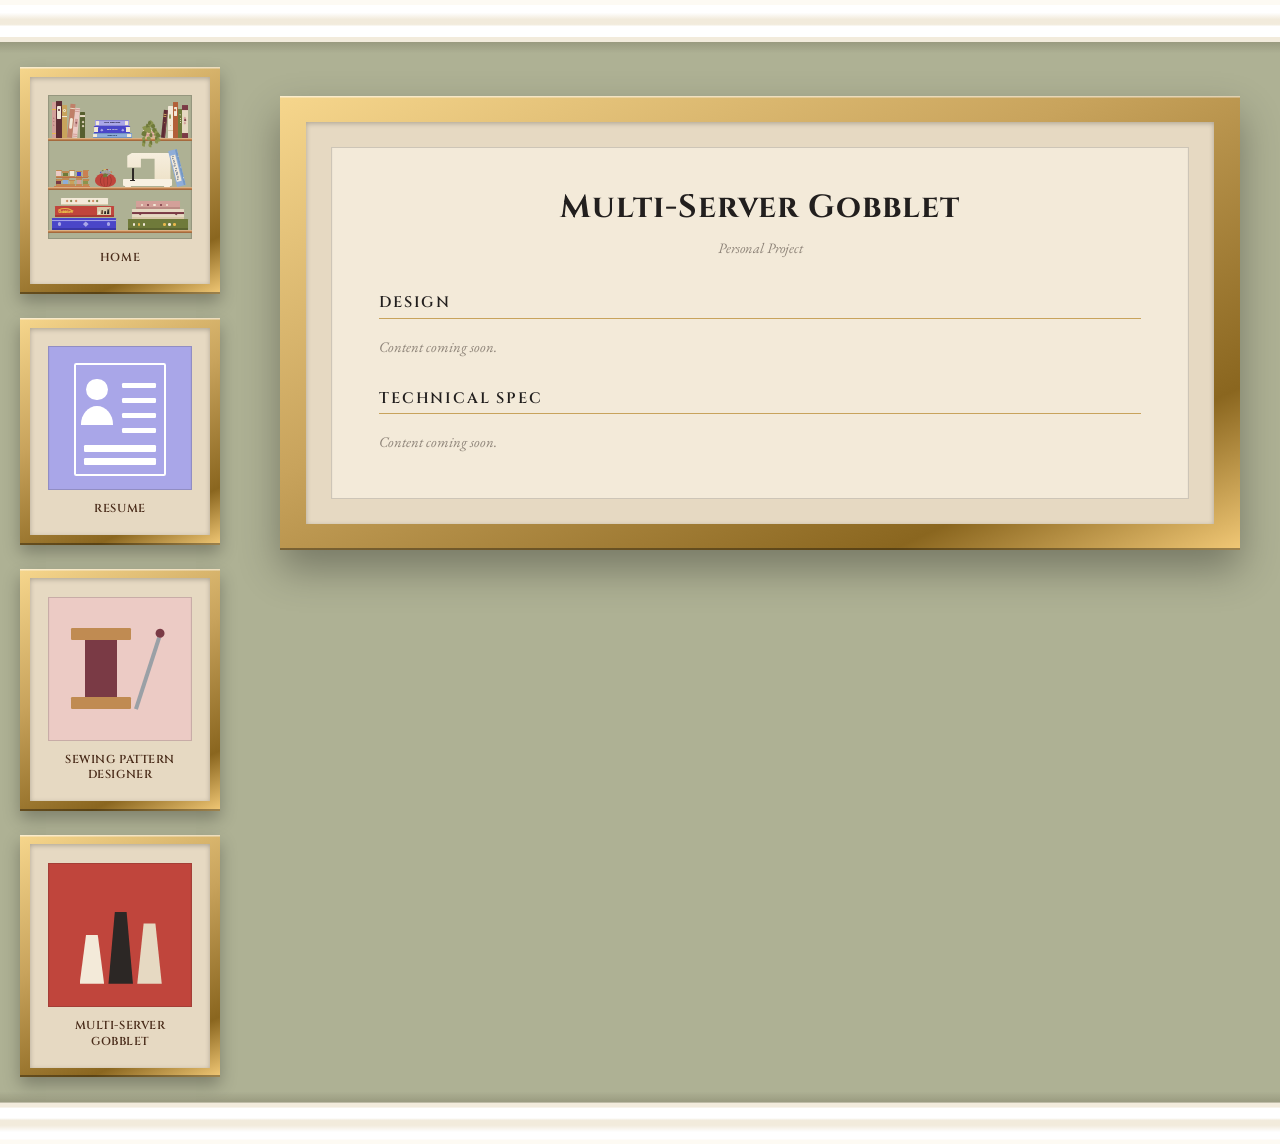
<file: homepage/gobblet.html>
<!doctype html>
<html lang="en">
<head>
<meta charset="utf-8">
<meta name="viewport" content="width=device-width, initial-scale=1">
<title>Gobblet — MaryJeanine Seaman</title>
<link rel="preconnect" href="https://fonts.googleapis.com">
<link rel="preconnect" href="https://fonts.gstatic.com" crossorigin>
<link rel="stylesheet" href="https://fonts.googleapis.com/css2?family=Cinzel:wght@400;600;700&family=EB+Garamond:ital,wght@0,400;0,500;0,600;0,700;1,400;1,500&family=Fredoka:wght@600;700&family=Poppins:wght@400;500;600&family=Shantell+Sans:wght@500;600&display=swap">
<link rel="stylesheet" href="site.css">
<link rel="stylesheet" href="../nav-bar/nav.css">
<link rel="stylesheet" href="bookshelf.css">
<link rel="stylesheet" href="project-page.css">
</head>
<body>
<div class="app">

  <div class="molding molding--crown" aria-hidden="true"></div>

  <div class="app__body">

    <div class="sidebar">
      <nav class="frame-nav" aria-label="Portfolio">
        <a class="frame-btn" href="index.html" data-frame="home">
          <div class="frame-btn__mat">
            <!-- The exact bookshelf scene, verbatim (same classes/colors
                 as the homepage), shrunk by overriding .scene's own
                 font-size — every measurement in bookshelf.css is in em
                 off of that, so the whole illustration scales down as
                 one piece. Every shelf-btn's interactive attributes and
                 click-badge are stripped since this copy is decorative
                 (aria-hidden) and sits inside another link. -->
            <div class="frame-btn__art frame-btn__art--home" aria-hidden="true">
              <div class="scene">

                <div class="shelf">
                  <div class="row">

                    <div class="cluster">
                      <i class="bk" style="--w:2.8em;--h:24.2em;--c:var(--rose);--r:.4em .4em 0 0">
                        <i class="ln" style="--t:4.4em;--c:var(--wheat)"></i>
                        <i class="star" style="--t:10.2em;--s:1.2em;--c:var(--wine)"></i>
                        <i class="star" style="--t:12.6em;--s:1.2em;--c:var(--wine)"></i>
                        <i class="star" style="--t:15em;--s:1.2em;--c:var(--wine)"></i>
                        <i class="ln" style="--t:20.8em;--c:var(--wheat)"></i>
                      </i>
                      <i class="bk" style="--w:3.8em;--h:25em;--c:var(--plum)">
                        <i class="plate" style="--t:3.4em;--ph:9em;--px:.65em;--pr:.3em;--c:var(--cream)"></i>
                        <i class="dot" style="--t:5.2em;--s:1.4em;--c:var(--plum)"></i>
                      </i>
                      <i class="bk" style="--w:2.9em;--h:22.4em;--c:var(--gold);--r:.4em .4em 0 0">
                        <i class="ring" style="--t:3em;--s:1.6em;--sw:.26em;--c:var(--cream)"></i>
                        <i class="ln" style="--t:7.6em;--c:var(--cream)"></i>
                      </i>
                      <i class="bk lean-r" style="--w:3.3em;--h:23em;--c:var(--clay);z-index:3">
                        <i class="band" style="--t:2.4em;--bh:1em;--c:var(--bone)"></i>
                        <i class="plate" style="--t:9.4em;--ph:7.5em;--px:.75em;--pr:2.6em;--c:var(--cream)"></i>
                      </i>
                      <i class="bk lean-r" style="--w:3.6em;--h:20.4em;--c:var(--blush);z-index:2">
                        <i class="ln" style="--t:.9em;--c:var(--rose)"></i>
                        <i class="ln" style="--t:1.9em;--c:var(--rose)"></i>
                        <i class="plate" style="--t:7.4em;--ph:5.6em;--px:.65em;--pr:.3em;--c:var(--rose)"></i>
                        <i class="star" style="--t:9.1em;--s:2.2em;--c:var(--wine)"></i>
                        <i class="ln" style="--t:17.9em;--c:var(--rose)"></i>
                        <i class="ln" style="--t:18.9em;--c:var(--rose)"></i>
                      </i>
                      <i class="bk" style="--w:3em;--h:17.6em;--c:#565f2e;--r:.4em .4em 0 0;margin-left:1.8em">
                        <i class="band" style="--t:2.2em;--bh:1.1em;--c:var(--bone)"></i>
                        <i class="dia" style="--t:6.2em;--s:1.4em;--c:var(--bone)"></i>
                        <i class="dia" style="--t:9em;--s:1.4em;--c:var(--bone)"></i>
                      </i>
                    </div>

                    <div class="stack">
                      <div class="tome" style="--w:23em;--h:4.3em;--c:var(--peri);--tc:#241f3d">
                        <div class="clip-inner">
                          <i class="tome__pages tome__pages--l"></i>
                          <i class="tome__pages tome__pages--r"></i>
                          <i class="tome__rule" style="top:.45em;--c2:#8b87d4"></i>
                          <i class="tome__rule" style="bottom:.45em;--c2:#8b87d4"></i>
                          <span class="tome__title" style="--fs:1.45em">Work Experience</span>
                        </div>
                      </div>
                      <div class="tome" style="--w:25em;--h:4.6em;--c:var(--indigo);--tc:var(--cream)">
                        <div class="clip-inner">
                          <i class="tome__pages tome__pages--l"></i>
                          <i class="tome__pages tome__pages--r"></i>
                          <i class="motif motif--dia" style="--x:4.8em;--s:1.1em;--c:var(--peri)"></i>
                          <i class="motif motif--dia" style="--x:19.1em;--s:1.1em;--c:var(--peri)"></i>
                          <span class="tome__title" style="--fs:1.5em">Education</span>
                        </div>
                      </div>
                      <div class="tome" style="--w:26.5em;--h:3.4em;--c:var(--sky);--tc:#1e3a56">
                        <div class="clip-inner">
                          <i class="tome__pages tome__pages--l"></i>
                          <i class="tome__pages tome__pages--r"></i>
                          <i class="tome__rule" style="top:.32em;--c2:#6f92c4"></i>
                          <i class="tome__rule" style="bottom:.32em;--c2:#6f92c4"></i>
                          <span class="tome__title" style="--fs:1.3em">Leadership</span>
                        </div>
                      </div>
                    </div>

                    <div class="cluster">
                      <div class="potplant">
                        <i class="potplant__pot">
                          <i style="bottom:1.3em;height:.5em"></i>
                          <i style="bottom:2.4em;height:.4em"></i>
                          <i style="bottom:3.3em;height:.5em"></i>
                        </i>
                        <i class="potplant__rim"></i>
                        <i class="vineleaf" style="left:calc(50% - 3.3em);bottom:4.3em;--lw:3.2em;--lh:3.7em;--lr:-20deg;--lc:var(--moss)"></i>
                        <i class="vineleaf" style="left:calc(50% - 1.6em);bottom:6.4em;--lw:2.5em;--lh:3em;--lr:10deg;--lc:var(--olive)"></i>
                        <i class="vineleaf" style="left:calc(50% + .4em);bottom:7.4em;--lw:3.7em;--lh:4.3em;--lr:40deg;--lc:var(--moss)"></i>
                        <i class="vineleaf" style="left:calc(50% + 2em);bottom:6.6em;--lw:2.5em;--lh:3em;--lr:65deg;--lc:var(--olive)"></i>
                        <i class="vineleaf" style="left:calc(50% + 3.5em);bottom:4.3em;--lw:2.2em;--lh:2.6em;--lr:90deg;--lc:var(--moss)"></i>
                        <i class="vineleaf" style="left:calc(50% - .4em);bottom:8.6em;--lw:2.2em;--lh:2.6em;--lr:25deg;--lc:var(--olive)"></i>
                        <i class="vineleaf" style="left:calc(50% - 2.9em);bottom:3.3em;--lw:2.3em;--lh:2.7em;--lr:-140deg;--lc:var(--moss)"></i>
                        <i class="vineleaf" style="left:calc(50% - 3.8em);bottom:.8em;--lw:3.1em;--lh:3.6em;--lr:-155deg;--lc:var(--olive)"></i>
                        <i class="vineleaf" style="left:calc(50% - 4em);bottom:-1.7em;--lw:2.1em;--lh:2.5em;--lr:-165deg;--lc:var(--moss)"></i>
                        <i class="vineleaf" style="left:calc(50% - 4.2em);bottom:-4em;--lw:2.3em;--lh:2.7em;--lr:-172deg;--lc:var(--olive)"></i>
                        <i class="vineleaf" style="left:calc(50% - 4.3em);bottom:-6.2em;--lw:2em;--lh:2.4em;--lr:-176deg;--lc:var(--moss)"></i>
                        <i class="vineleaf" style="left:calc(50% + 3.1em);bottom:3.1em;--lw:3em;--lh:3.5em;--lr:140deg;--lc:var(--olive)"></i>
                        <i class="vineleaf" style="left:calc(50% + 3.9em);bottom:.5em;--lw:2.2em;--lh:2.6em;--lr:152deg;--lc:var(--moss)"></i>
                        <i class="vineleaf" style="left:calc(50% + 4.2em);bottom:-1.8em;--lw:2.1em;--lh:2.5em;--lr:162deg;--lc:var(--olive)"></i>
                        <i class="vineleaf" style="left:calc(50% + 4.4em);bottom:-4.2em;--lw:2em;--lh:2.4em;--lr:170deg;--lc:var(--moss)"></i>
                        <i class="vineleaf" style="left:calc(50% + 4.6em);bottom:2.4em;--lw:2.1em;--lh:2.5em;--lr:132deg;--lc:var(--moss)"></i>
                        <i class="vineleaf" style="left:calc(50% + 5.7em);bottom:-.1em;--lw:2.7em;--lh:3.2em;--lr:146deg;--lc:var(--olive)"></i>
                        <i class="vineleaf" style="left:calc(50% + 6.2em);bottom:-2.6em;--lw:2.1em;--lh:2.5em;--lr:156deg;--lc:var(--moss)"></i>
                        <i class="vineleaf" style="left:calc(50% - .7em);bottom:2.9em;--lw:3.5em;--lh:4.1em;--lr:175deg;--lc:var(--moss)"></i>
                        <i class="vineleaf" style="left:calc(50% + .5em);bottom:.7em;--lw:2.3em;--lh:2.7em;--lr:185deg;--lc:var(--olive)"></i>
                        <i class="vineleaf" style="left:calc(50% - .4em);bottom:-2em;--lw:2.5em;--lh:3em;--lr:178deg;--lc:var(--moss)"></i>
                        <i class="vineleaf" style="left:calc(50% + .5em);bottom:-4.7em;--lw:2.2em;--lh:2.6em;--lr:183deg;--lc:var(--olive)"></i>
                        <i class="vineleaf" style="left:calc(50% - .2em);bottom:-6.6em;--lw:2.3em;--lh:2.8em;--lr:179deg;--lc:var(--moss)"></i>
                      </div>
                      <i class="bk lean-r" style="--w:2.9em;--h:18.8em;--c:var(--plum);--cw:.65em;--c2:var(--wine);z-index:2;margin-right:2em" data-cover="">
                        <i class="ln" style="--t:3em;--c:var(--gold)"></i>
                        <i class="ln" style="--t:4.2em;--c:var(--gold)"></i>
                        <i class="star" style="--t:8em;--s:1.4em;--c:var(--gold)"></i>
                      </i>
                      <i class="bk" style="--w:2.8em;--h:21.6em;--c:var(--cream);--r:.4em .4em 0 0">
                        <i class="leafmark" style="--t:5.4em;--s:1.4em;--c:var(--moss)"></i>
                        <i class="star" style="--t:12.6em;--s:1.3em;--c:var(--gold)"></i>
                        <i class="ln" style="--t:16.6em;--c:var(--sand)"></i>
                      </i>
                      <i class="bk" style="--w:3.4em;--h:24em;--c:var(--rust)">
                        <i class="plate" style="--t:2.8em;--ph:6.4em;--px:.65em;--pr:.3em;--c:var(--cream)"></i>
                        <i class="dia" style="--t:4.4em;--s:1.4em;--c:var(--rust)"></i>
                      </i>
                      <i class="bk" style="--w:2.5em;--h:19.4em;--c:var(--olive)">
                        <i class="star" style="--t:3em;--s:1.5em;--c:var(--cream)"></i>
                        <i class="dot" style="--t:6em;--s:.8em;--c:var(--cream)"></i>
                        <i class="dot" style="--t:7.4em;--s:.8em;--c:var(--cream)"></i>
                        <i class="dot" style="--t:8.8em;--s:.8em;--c:var(--cream)"></i>
                      </i>
                      <i class="bk" style="--w:4em;--h:22.6em;--c:var(--bone)">
                        <i class="band" style="--t:0;--bh:3.4em;--c:var(--wine)"></i>
                        <i class="band" style="--t:19.2em;--bh:3.4em;--c:var(--wine)"></i>
                        <i class="dia" style="--t:8.3em;--s:1.1em;--c:var(--rose)"></i>
                        <i class="dia" style="--t:10em;--s:1.5em;--c:var(--wine)"></i>
                        <i class="dia" style="--t:12.1em;--s:1.1em;--c:var(--rose)"></i>
                      </i>
                    </div>

                  </div>
                  <div class="plank"></div>
                </div>

                <div class="shelf">
                  <div class="row sew">

                    <div class="rack">
                      <div class="rack__tier">
                        <i class="spool" style="--c:var(--blush);--sh:4.6em"></i>
                        <i class="spool" style="--c:var(--olive);--sh:3.8em"></i>
                        <i class="spool" style="--c:var(--cream);--sh:4.6em"></i>
                        <i class="spool" style="--c:var(--indigo);--sh:4em"></i>
                        <i class="spool" style="--c:var(--terra);--sh:4.6em"></i>
                      </div>
                      <i class="rack__bar rack__bar--top"></i>
                      <div class="rack__tier">
                        <i class="spool" style="--c:var(--wine);--sh:4.2em"></i>
                        <i class="spool" style="--c:var(--sky);--sh:4.8em"></i>
                        <i class="spool" style="--c:var(--gold);--sh:4em"></i>
                        <i class="spool" style="--c:var(--rose);--sh:4.8em"></i>
                        <i class="spool" style="--c:var(--moss);--sh:4.2em"></i>
                      </div>
                      <i class="rack__bar"></i>
                    </div>

                    <div class="cushion">
                      <i class="pin" style="--c:var(--indigo);transform:rotate(-54deg)"></i>
                      <i class="pin" style="--c:var(--olive);transform:rotate(-31deg)"></i>
                      <i class="pin" style="--c:var(--wheat);transform:rotate(-11deg)"></i>
                      <i class="pin" style="--c:var(--tomato-d);transform:rotate(10deg)"></i>
                      <i class="pin" style="--c:var(--peri);transform:rotate(30deg)"></i>
                      <i class="pin" style="--c:var(--terra);transform:rotate(52deg)"></i>
                      <div class="tomato">
                        <i class="lobe" style="width:60%"></i>
                        <i class="lobe" style="width:27%"></i>
                        <div class="calyx">
                          <i class="leaf"></i><i class="leaf"></i><i class="leaf"></i><i class="leaf"></i><i class="leaf"></i>
                        </div>
                      </div>
                    </div>

                    <div class="machine">
                      <i class="machine__base"></i>
                      <i class="machine__foot-pad"></i>
                      <i class="machine__foot-pad-two"></i>
                      <div class="machine__body"></div>
                      <i class="machine__foot"></i>
                      <i class="machine__needle"></i>
                    </div>

                    <div class="binder">
                      <div class="clip-inner">
                        <i class="binder__spine"></i>
                        <i class="binder__hole" style="top:5em"></i>
                        <i class="binder__hole" style="top:12.2em"></i>
                        <i class="binder__hole" style="top:19.4em"></i>
                        <div class="binder__label"><span>Sewing Patterns</span></div>
                      </div>
                    </div>

                  </div>
                  <div class="plank"></div>
                </div>

                <div class="shelf">
                  <div class="row games">

                    <div class="pile">
                      <div class="box" style="--w:32em;--h:5.2em;--c:var(--cream)">
                        <i class="box__lid" style="--lh:1.2em;--c2:var(--sand)"></i>
                        <i class="motif motif--dia" style="--x:3.6em;--s:1.5em;--c:var(--terra)"></i>
                        <i class="motif motif--dia" style="--x:6.6em;--s:1.5em;--c:var(--olive)"></i>
                        <i class="motif motif--dia" style="--x:9.7em;--s:1.5em;--c:var(--terra)"></i>
                        <i class="motif motif--dia" style="--x:18.3em;--s:1.5em;--c:var(--olive)"></i>
                        <i class="motif motif--dia" style="--x:21.3em;--s:1.5em;--c:var(--terra)"></i>
                        <i class="motif motif--dia" style="--x:24.4em;--s:1.5em;--c:var(--olive)"></i>
                      </div>

                      <div class="box gobblet" style="--w:40em;--h:7.8em;--c:var(--tomato)">
                        <div class="clip-inner">
                          <i class="box__lid" style="--lh:1.3em;--c2:#a63a33"></i>
                          <div class="gob__logo">
                            <i class="gob__arc"></i>
                            <span class="gob__word">Gobblet!</span>
                          </div>
                          <div class="gob__board">
                            <i class="gob__grid"></i>
                            <i class="piece" style="--pc:var(--cream);--ph:2.2em"></i>
                            <i class="piece" style="--pc:#6b4a33;--ph:3.2em"></i>
                            <i class="piece" style="--pc:var(--char);--ph:2.6em"></i>
                            <i class="piece" style="--pc:var(--char);--ph:3.6em"></i>
                          </div>
                        </div>
                      </div>

                      <div class="box" style="--w:44em;--h:8.4em;--c:var(--indigo)">
                        <i class="box__lid" style="--lh:1.5em;--c2:#3a37a8"></i>
                        <i class="box__strip" style="--t:1.6em;--sh:.34em;--c:var(--peri)"></i>
                        <i class="motif motif--dot" style="--x:4em;--s:2.2em;--c:var(--peri)"></i>
                        <i class="motif motif--dia" style="--x:22em;--s:2.4em;--c:var(--peri)"></i>
                        <i class="motif motif--dot" style="--x:37.3em;--s:2.2em;--c:var(--peri)"></i>
                      </div>
                    </div>

                    <div class="pile">
                      <div class="box" style="--w:30em;--h:5em;--c:var(--rose)">
                        <i class="box__lid" style="--lh:1.1em;--c2:#bb8a83"></i>
                        <i class="motif motif--dot" style="--x:3.1em;--s:1.5em;--c:var(--cream)"></i>
                        <i class="motif motif--dot" style="--x:7.4em;--s:1.5em;--c:var(--wine)"></i>
                        <i class="motif motif--dot" style="--x:11.8em;--s:1.5em;--c:var(--cream)"></i>
                        <i class="motif motif--dot" style="--x:16.1em;--s:1.5em;--c:var(--wine)"></i>
                        <i class="motif motif--dot" style="--x:20.4em;--s:1.5em;--c:var(--cream)"></i>
                      </div>

                      <div class="box" style="--w:35em;--h:6.4em;--c:var(--bone)">
                        <i class="box__lid" style="--lh:1.2em;--c2:var(--sand)"></i>
                        <i class="box__strip" style="--t:1.9em;--sh:1.1em;--c:var(--wine)"></i>
                        <i class="motif motif--dia" style="--x:4.4em;--s:1.6em;--c:var(--wine)"></i>
                        <i class="motif motif--dia" style="--x:29em;--s:1.6em;--c:var(--wine)"></i>
                      </div>

                      <div class="box" style="--w:41em;--h:7.6em;--c:var(--olive)">
                        <i class="box__lid" style="--lh:1.4em;--c2:#5b6430"></i>
                        <i class="motif motif--dot" style="--x:3.4em;--s:1.7em;--c:var(--cream)"></i>
                        <i class="motif motif--dot" style="--x:6.8em;--s:1.7em;--c:var(--wheat)"></i>
                        <i class="motif motif--dot" style="--x:10.1em;--s:1.7em;--c:var(--cream)"></i>
                        <i class="motif motif--dot" style="--x:24.1em;--s:1.7em;--c:var(--wheat)"></i>
                        <i class="motif motif--dot" style="--x:27.5em;--s:1.7em;--c:var(--cream)"></i>
                        <i class="motif motif--dot" style="--x:30.9em;--s:1.7em;--c:var(--wheat)"></i>
                      </div>
                    </div>

                  </div>
                  <div class="plank"></div>
                </div>

              </div>
            </div>
            <span class="frame-btn__label">Home</span>
          </div>
        </a>
        <a class="frame-btn" href="resume.html" data-frame="resume">
          <div class="frame-btn__mat">
            <div class="frame-btn__art frame-btn__art--resume" aria-hidden="true">
              <div class="fl-page--front">
                <i class="fl-avatar-head"></i>
                <i class="fl-avatar-body"></i>
                <i class="fl-line fl-line--sm" style="top:16%"></i>
                <i class="fl-line fl-line--sm" style="top:30%"></i>
                <i class="fl-line fl-line--sm" style="top:44%"></i>
                <i class="fl-line fl-line--sm" style="top:58%"></i>
                <i class="fl-line" style="top:74%"></i>
                <i class="fl-line" style="top:86%"></i>
              </div>
            </div>
            <span class="frame-btn__label">Resume</span>
          </div>
        </a>
        <a class="frame-btn" href="sewing-pattern-designer.html" data-frame="sewing">
          <div class="frame-btn__mat">
            <div class="frame-btn__art frame-btn__art--sewing" aria-hidden="true">
              <i class="fl-spool"></i>
              <i class="fl-pin"></i>
            </div>
            <span class="frame-btn__label">Sewing Pattern Designer</span>
          </div>
        </a>
        <a class="frame-btn" href="gobblet.html" data-frame="gobblet">
          <div class="frame-btn__mat">
            <div class="frame-btn__art frame-btn__art--gobblet" aria-hidden="true">
              <i class="fl-piece" style="left:22%;height:34%;background:var(--cream)"></i>
              <i class="fl-piece" style="left:42%;height:50%;background:var(--char)"></i>
              <i class="fl-piece" style="left:62%;height:42%;background:var(--bone)"></i>
            </div>
            <span class="frame-btn__label">Multi-Server Gobblet</span>
          </div>
        </a>
      </nav>
    </div>

    <main class="main">

      <div class="page-frame">
        <div class="page-frame__mat">
          <div class="page-frame__sheet">

            <h1 class="page-title">Multi-Server Gobblet</h1>
            <p class="page-kicker">Personal Project</p>

            <h2 class="page-section">Design</h2>
            <p class="page-placeholder">Content coming soon.</p>

            <h2 class="page-section">Technical Spec</h2>
            <p class="page-placeholder">Content coming soon.</p>

          </div>
        </div>
      </div>

    </main>
  </div>

  <div class="molding molding--base" aria-hidden="true"></div>
</div>

<script src="../nav-bar/nav.js" defer></script>
</body>
</html>
</file>
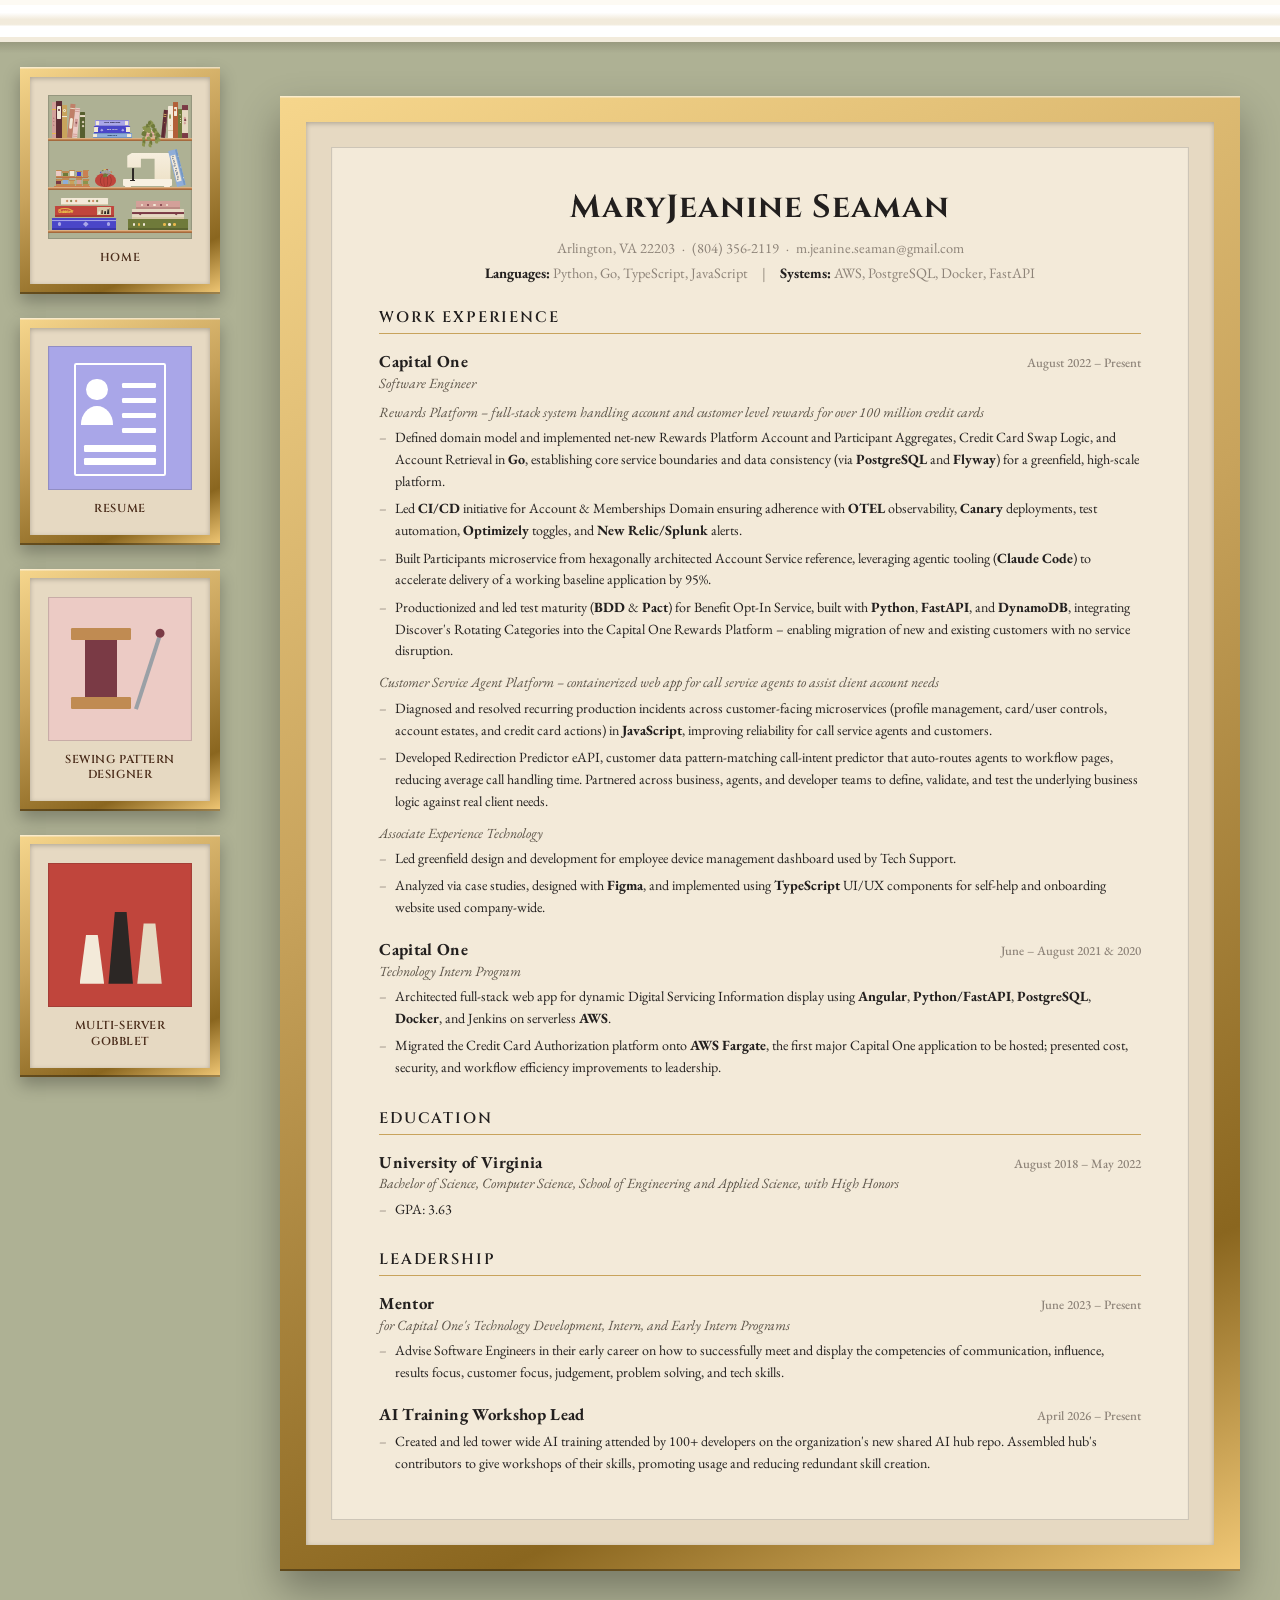
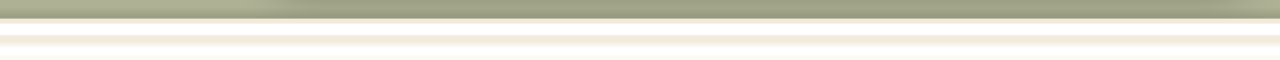
<file: homepage/resume.html>
<!doctype html>
<html lang="en">
<head>
<meta charset="utf-8">
<meta name="viewport" content="width=device-width, initial-scale=1">
<title>Resume — MaryJeanine Seaman</title>
<link rel="preconnect" href="https://fonts.googleapis.com">
<link rel="preconnect" href="https://fonts.gstatic.com" crossorigin>
<link rel="stylesheet" href="https://fonts.googleapis.com/css2?family=Cinzel:wght@400;600;700&family=EB+Garamond:ital,wght@0,400;0,500;0,600;0,700;1,400;1,500&family=Fredoka:wght@600;700&family=Poppins:wght@400;500;600&family=Shantell+Sans:wght@500;600&display=swap">
<link rel="stylesheet" href="site.css">
<link rel="stylesheet" href="../nav-bar/nav.css">
<link rel="stylesheet" href="bookshelf.css">
<link rel="stylesheet" href="resume.css">
</head>
<body>
<div class="app">

  <div class="molding molding--crown" aria-hidden="true"></div>

  <div class="app__body">

    <div class="sidebar">
      <nav class="frame-nav" aria-label="Portfolio">
        <a class="frame-btn" href="index.html" data-frame="home">
          <div class="frame-btn__mat">
            <!-- The exact bookshelf scene, verbatim (same classes/colors
                 as the homepage), shrunk by overriding .scene's own
                 font-size — every measurement in bookshelf.css is in em
                 off of that, so the whole illustration scales down as
                 one piece. Every shelf-btn's interactive attributes and
                 click-badge are stripped since this copy is decorative
                 (aria-hidden) and sits inside another link. -->
            <div class="frame-btn__art frame-btn__art--home" aria-hidden="true">
              <div class="scene">

                <div class="shelf">
                  <div class="row">

                    <div class="cluster">
                      <i class="bk" style="--w:2.8em;--h:24.2em;--c:var(--rose);--r:.4em .4em 0 0">
                        <i class="ln" style="--t:4.4em;--c:var(--wheat)"></i>
                        <i class="star" style="--t:10.2em;--s:1.2em;--c:var(--wine)"></i>
                        <i class="star" style="--t:12.6em;--s:1.2em;--c:var(--wine)"></i>
                        <i class="star" style="--t:15em;--s:1.2em;--c:var(--wine)"></i>
                        <i class="ln" style="--t:20.8em;--c:var(--wheat)"></i>
                      </i>
                      <i class="bk" style="--w:3.8em;--h:25em;--c:var(--plum)">
                        <i class="plate" style="--t:3.4em;--ph:9em;--px:.65em;--pr:.3em;--c:var(--cream)"></i>
                        <i class="dot" style="--t:5.2em;--s:1.4em;--c:var(--plum)"></i>
                      </i>
                      <i class="bk" style="--w:2.9em;--h:22.4em;--c:var(--gold);--r:.4em .4em 0 0">
                        <i class="ring" style="--t:3em;--s:1.6em;--sw:.26em;--c:var(--cream)"></i>
                        <i class="ln" style="--t:7.6em;--c:var(--cream)"></i>
                      </i>
                      <i class="bk lean-r" style="--w:3.3em;--h:23em;--c:var(--clay);z-index:3">
                        <i class="band" style="--t:2.4em;--bh:1em;--c:var(--bone)"></i>
                        <i class="plate" style="--t:9.4em;--ph:7.5em;--px:.75em;--pr:2.6em;--c:var(--cream)"></i>
                      </i>
                      <i class="bk lean-r" style="--w:3.6em;--h:20.4em;--c:var(--blush);z-index:2">
                        <i class="ln" style="--t:.9em;--c:var(--rose)"></i>
                        <i class="ln" style="--t:1.9em;--c:var(--rose)"></i>
                        <i class="plate" style="--t:7.4em;--ph:5.6em;--px:.65em;--pr:.3em;--c:var(--rose)"></i>
                        <i class="star" style="--t:9.1em;--s:2.2em;--c:var(--wine)"></i>
                        <i class="ln" style="--t:17.9em;--c:var(--rose)"></i>
                        <i class="ln" style="--t:18.9em;--c:var(--rose)"></i>
                      </i>
                      <i class="bk" style="--w:3em;--h:17.6em;--c:#565f2e;--r:.4em .4em 0 0;margin-left:1.8em">
                        <i class="band" style="--t:2.2em;--bh:1.1em;--c:var(--bone)"></i>
                        <i class="dia" style="--t:6.2em;--s:1.4em;--c:var(--bone)"></i>
                        <i class="dia" style="--t:9em;--s:1.4em;--c:var(--bone)"></i>
                      </i>
                    </div>

                    <div class="stack">
                      <div class="tome" style="--w:23em;--h:4.3em;--c:var(--peri);--tc:#241f3d">
                        <div class="clip-inner">
                          <i class="tome__pages tome__pages--l"></i>
                          <i class="tome__pages tome__pages--r"></i>
                          <i class="tome__rule" style="top:.45em;--c2:#8b87d4"></i>
                          <i class="tome__rule" style="bottom:.45em;--c2:#8b87d4"></i>
                          <span class="tome__title" style="--fs:1.45em">Work Experience</span>
                        </div>
                      </div>
                      <div class="tome" style="--w:25em;--h:4.6em;--c:var(--indigo);--tc:var(--cream)">
                        <div class="clip-inner">
                          <i class="tome__pages tome__pages--l"></i>
                          <i class="tome__pages tome__pages--r"></i>
                          <i class="motif motif--dia" style="--x:4.8em;--s:1.1em;--c:var(--peri)"></i>
                          <i class="motif motif--dia" style="--x:19.1em;--s:1.1em;--c:var(--peri)"></i>
                          <span class="tome__title" style="--fs:1.5em">Education</span>
                        </div>
                      </div>
                      <div class="tome" style="--w:26.5em;--h:3.4em;--c:var(--sky);--tc:#1e3a56">
                        <div class="clip-inner">
                          <i class="tome__pages tome__pages--l"></i>
                          <i class="tome__pages tome__pages--r"></i>
                          <i class="tome__rule" style="top:.32em;--c2:#6f92c4"></i>
                          <i class="tome__rule" style="bottom:.32em;--c2:#6f92c4"></i>
                          <span class="tome__title" style="--fs:1.3em">Leadership</span>
                        </div>
                      </div>
                    </div>

                    <div class="cluster">
                      <div class="potplant">
                        <i class="potplant__pot">
                          <i style="bottom:1.3em;height:.5em"></i>
                          <i style="bottom:2.4em;height:.4em"></i>
                          <i style="bottom:3.3em;height:.5em"></i>
                        </i>
                        <i class="potplant__rim"></i>
                        <i class="vineleaf" style="left:calc(50% - 3.3em);bottom:4.3em;--lw:3.2em;--lh:3.7em;--lr:-20deg;--lc:var(--moss)"></i>
                        <i class="vineleaf" style="left:calc(50% - 1.6em);bottom:6.4em;--lw:2.5em;--lh:3em;--lr:10deg;--lc:var(--olive)"></i>
                        <i class="vineleaf" style="left:calc(50% + .4em);bottom:7.4em;--lw:3.7em;--lh:4.3em;--lr:40deg;--lc:var(--moss)"></i>
                        <i class="vineleaf" style="left:calc(50% + 2em);bottom:6.6em;--lw:2.5em;--lh:3em;--lr:65deg;--lc:var(--olive)"></i>
                        <i class="vineleaf" style="left:calc(50% + 3.5em);bottom:4.3em;--lw:2.2em;--lh:2.6em;--lr:90deg;--lc:var(--moss)"></i>
                        <i class="vineleaf" style="left:calc(50% - .4em);bottom:8.6em;--lw:2.2em;--lh:2.6em;--lr:25deg;--lc:var(--olive)"></i>
                        <i class="vineleaf" style="left:calc(50% - 2.9em);bottom:3.3em;--lw:2.3em;--lh:2.7em;--lr:-140deg;--lc:var(--moss)"></i>
                        <i class="vineleaf" style="left:calc(50% - 3.8em);bottom:.8em;--lw:3.1em;--lh:3.6em;--lr:-155deg;--lc:var(--olive)"></i>
                        <i class="vineleaf" style="left:calc(50% - 4em);bottom:-1.7em;--lw:2.1em;--lh:2.5em;--lr:-165deg;--lc:var(--moss)"></i>
                        <i class="vineleaf" style="left:calc(50% - 4.2em);bottom:-4em;--lw:2.3em;--lh:2.7em;--lr:-172deg;--lc:var(--olive)"></i>
                        <i class="vineleaf" style="left:calc(50% - 4.3em);bottom:-6.2em;--lw:2em;--lh:2.4em;--lr:-176deg;--lc:var(--moss)"></i>
                        <i class="vineleaf" style="left:calc(50% + 3.1em);bottom:3.1em;--lw:3em;--lh:3.5em;--lr:140deg;--lc:var(--olive)"></i>
                        <i class="vineleaf" style="left:calc(50% + 3.9em);bottom:.5em;--lw:2.2em;--lh:2.6em;--lr:152deg;--lc:var(--moss)"></i>
                        <i class="vineleaf" style="left:calc(50% + 4.2em);bottom:-1.8em;--lw:2.1em;--lh:2.5em;--lr:162deg;--lc:var(--olive)"></i>
                        <i class="vineleaf" style="left:calc(50% + 4.4em);bottom:-4.2em;--lw:2em;--lh:2.4em;--lr:170deg;--lc:var(--moss)"></i>
                        <i class="vineleaf" style="left:calc(50% + 4.6em);bottom:2.4em;--lw:2.1em;--lh:2.5em;--lr:132deg;--lc:var(--moss)"></i>
                        <i class="vineleaf" style="left:calc(50% + 5.7em);bottom:-.1em;--lw:2.7em;--lh:3.2em;--lr:146deg;--lc:var(--olive)"></i>
                        <i class="vineleaf" style="left:calc(50% + 6.2em);bottom:-2.6em;--lw:2.1em;--lh:2.5em;--lr:156deg;--lc:var(--moss)"></i>
                        <i class="vineleaf" style="left:calc(50% - .7em);bottom:2.9em;--lw:3.5em;--lh:4.1em;--lr:175deg;--lc:var(--moss)"></i>
                        <i class="vineleaf" style="left:calc(50% + .5em);bottom:.7em;--lw:2.3em;--lh:2.7em;--lr:185deg;--lc:var(--olive)"></i>
                        <i class="vineleaf" style="left:calc(50% - .4em);bottom:-2em;--lw:2.5em;--lh:3em;--lr:178deg;--lc:var(--moss)"></i>
                        <i class="vineleaf" style="left:calc(50% + .5em);bottom:-4.7em;--lw:2.2em;--lh:2.6em;--lr:183deg;--lc:var(--olive)"></i>
                        <i class="vineleaf" style="left:calc(50% - .2em);bottom:-6.6em;--lw:2.3em;--lh:2.8em;--lr:179deg;--lc:var(--moss)"></i>
                      </div>
                      <i class="bk lean-r" style="--w:2.9em;--h:18.8em;--c:var(--plum);--cw:.65em;--c2:var(--wine);z-index:2;margin-right:2em" data-cover="">
                        <i class="ln" style="--t:3em;--c:var(--gold)"></i>
                        <i class="ln" style="--t:4.2em;--c:var(--gold)"></i>
                        <i class="star" style="--t:8em;--s:1.4em;--c:var(--gold)"></i>
                      </i>
                      <i class="bk" style="--w:2.8em;--h:21.6em;--c:var(--cream);--r:.4em .4em 0 0">
                        <i class="leafmark" style="--t:5.4em;--s:1.4em;--c:var(--moss)"></i>
                        <i class="star" style="--t:12.6em;--s:1.3em;--c:var(--gold)"></i>
                        <i class="ln" style="--t:16.6em;--c:var(--sand)"></i>
                      </i>
                      <i class="bk" style="--w:3.4em;--h:24em;--c:var(--rust)">
                        <i class="plate" style="--t:2.8em;--ph:6.4em;--px:.65em;--pr:.3em;--c:var(--cream)"></i>
                        <i class="dia" style="--t:4.4em;--s:1.4em;--c:var(--rust)"></i>
                      </i>
                      <i class="bk" style="--w:2.5em;--h:19.4em;--c:var(--olive)">
                        <i class="star" style="--t:3em;--s:1.5em;--c:var(--cream)"></i>
                        <i class="dot" style="--t:6em;--s:.8em;--c:var(--cream)"></i>
                        <i class="dot" style="--t:7.4em;--s:.8em;--c:var(--cream)"></i>
                        <i class="dot" style="--t:8.8em;--s:.8em;--c:var(--cream)"></i>
                      </i>
                      <i class="bk" style="--w:4em;--h:22.6em;--c:var(--bone)">
                        <i class="band" style="--t:0;--bh:3.4em;--c:var(--wine)"></i>
                        <i class="band" style="--t:19.2em;--bh:3.4em;--c:var(--wine)"></i>
                        <i class="dia" style="--t:8.3em;--s:1.1em;--c:var(--rose)"></i>
                        <i class="dia" style="--t:10em;--s:1.5em;--c:var(--wine)"></i>
                        <i class="dia" style="--t:12.1em;--s:1.1em;--c:var(--rose)"></i>
                      </i>
                    </div>

                  </div>
                  <div class="plank"></div>
                </div>

                <div class="shelf">
                  <div class="row sew">

                    <div class="rack">
                      <div class="rack__tier">
                        <i class="spool" style="--c:var(--blush);--sh:4.6em"></i>
                        <i class="spool" style="--c:var(--olive);--sh:3.8em"></i>
                        <i class="spool" style="--c:var(--cream);--sh:4.6em"></i>
                        <i class="spool" style="--c:var(--indigo);--sh:4em"></i>
                        <i class="spool" style="--c:var(--terra);--sh:4.6em"></i>
                      </div>
                      <i class="rack__bar rack__bar--top"></i>
                      <div class="rack__tier">
                        <i class="spool" style="--c:var(--wine);--sh:4.2em"></i>
                        <i class="spool" style="--c:var(--sky);--sh:4.8em"></i>
                        <i class="spool" style="--c:var(--gold);--sh:4em"></i>
                        <i class="spool" style="--c:var(--rose);--sh:4.8em"></i>
                        <i class="spool" style="--c:var(--moss);--sh:4.2em"></i>
                      </div>
                      <i class="rack__bar"></i>
                    </div>

                    <div class="cushion">
                      <i class="pin" style="--c:var(--indigo);transform:rotate(-54deg)"></i>
                      <i class="pin" style="--c:var(--olive);transform:rotate(-31deg)"></i>
                      <i class="pin" style="--c:var(--wheat);transform:rotate(-11deg)"></i>
                      <i class="pin" style="--c:var(--tomato-d);transform:rotate(10deg)"></i>
                      <i class="pin" style="--c:var(--peri);transform:rotate(30deg)"></i>
                      <i class="pin" style="--c:var(--terra);transform:rotate(52deg)"></i>
                      <div class="tomato">
                        <i class="lobe" style="width:60%"></i>
                        <i class="lobe" style="width:27%"></i>
                        <div class="calyx">
                          <i class="leaf"></i><i class="leaf"></i><i class="leaf"></i><i class="leaf"></i><i class="leaf"></i>
                        </div>
                      </div>
                    </div>

                    <div class="machine">
                      <i class="machine__base"></i>
                      <i class="machine__foot-pad"></i>
                      <i class="machine__foot-pad-two"></i>
                      <div class="machine__body"></div>
                      <i class="machine__foot"></i>
                      <i class="machine__needle"></i>
                    </div>

                    <div class="binder">
                      <div class="clip-inner">
                        <i class="binder__spine"></i>
                        <i class="binder__hole" style="top:5em"></i>
                        <i class="binder__hole" style="top:12.2em"></i>
                        <i class="binder__hole" style="top:19.4em"></i>
                        <div class="binder__label"><span>Sewing Patterns</span></div>
                      </div>
                    </div>

                  </div>
                  <div class="plank"></div>
                </div>

                <div class="shelf">
                  <div class="row games">

                    <div class="pile">
                      <div class="box" style="--w:32em;--h:5.2em;--c:var(--cream)">
                        <i class="box__lid" style="--lh:1.2em;--c2:var(--sand)"></i>
                        <i class="motif motif--dia" style="--x:3.6em;--s:1.5em;--c:var(--terra)"></i>
                        <i class="motif motif--dia" style="--x:6.6em;--s:1.5em;--c:var(--olive)"></i>
                        <i class="motif motif--dia" style="--x:9.7em;--s:1.5em;--c:var(--terra)"></i>
                        <i class="motif motif--dia" style="--x:18.3em;--s:1.5em;--c:var(--olive)"></i>
                        <i class="motif motif--dia" style="--x:21.3em;--s:1.5em;--c:var(--terra)"></i>
                        <i class="motif motif--dia" style="--x:24.4em;--s:1.5em;--c:var(--olive)"></i>
                      </div>

                      <div class="box gobblet" style="--w:40em;--h:7.8em;--c:var(--tomato)">
                        <div class="clip-inner">
                          <i class="box__lid" style="--lh:1.3em;--c2:#a63a33"></i>
                          <div class="gob__logo">
                            <i class="gob__arc"></i>
                            <span class="gob__word">Gobblet!</span>
                          </div>
                          <div class="gob__board">
                            <i class="gob__grid"></i>
                            <i class="piece" style="--pc:var(--cream);--ph:2.2em"></i>
                            <i class="piece" style="--pc:#6b4a33;--ph:3.2em"></i>
                            <i class="piece" style="--pc:var(--char);--ph:2.6em"></i>
                            <i class="piece" style="--pc:var(--char);--ph:3.6em"></i>
                          </div>
                        </div>
                      </div>

                      <div class="box" style="--w:44em;--h:8.4em;--c:var(--indigo)">
                        <i class="box__lid" style="--lh:1.5em;--c2:#3a37a8"></i>
                        <i class="box__strip" style="--t:1.6em;--sh:.34em;--c:var(--peri)"></i>
                        <i class="motif motif--dot" style="--x:4em;--s:2.2em;--c:var(--peri)"></i>
                        <i class="motif motif--dia" style="--x:22em;--s:2.4em;--c:var(--peri)"></i>
                        <i class="motif motif--dot" style="--x:37.3em;--s:2.2em;--c:var(--peri)"></i>
                      </div>
                    </div>

                    <div class="pile">
                      <div class="box" style="--w:30em;--h:5em;--c:var(--rose)">
                        <i class="box__lid" style="--lh:1.1em;--c2:#bb8a83"></i>
                        <i class="motif motif--dot" style="--x:3.1em;--s:1.5em;--c:var(--cream)"></i>
                        <i class="motif motif--dot" style="--x:7.4em;--s:1.5em;--c:var(--wine)"></i>
                        <i class="motif motif--dot" style="--x:11.8em;--s:1.5em;--c:var(--cream)"></i>
                        <i class="motif motif--dot" style="--x:16.1em;--s:1.5em;--c:var(--wine)"></i>
                        <i class="motif motif--dot" style="--x:20.4em;--s:1.5em;--c:var(--cream)"></i>
                      </div>

                      <div class="box" style="--w:35em;--h:6.4em;--c:var(--bone)">
                        <i class="box__lid" style="--lh:1.2em;--c2:var(--sand)"></i>
                        <i class="box__strip" style="--t:1.9em;--sh:1.1em;--c:var(--wine)"></i>
                        <i class="motif motif--dia" style="--x:4.4em;--s:1.6em;--c:var(--wine)"></i>
                        <i class="motif motif--dia" style="--x:29em;--s:1.6em;--c:var(--wine)"></i>
                      </div>

                      <div class="box" style="--w:41em;--h:7.6em;--c:var(--olive)">
                        <i class="box__lid" style="--lh:1.4em;--c2:#5b6430"></i>
                        <i class="motif motif--dot" style="--x:3.4em;--s:1.7em;--c:var(--cream)"></i>
                        <i class="motif motif--dot" style="--x:6.8em;--s:1.7em;--c:var(--wheat)"></i>
                        <i class="motif motif--dot" style="--x:10.1em;--s:1.7em;--c:var(--cream)"></i>
                        <i class="motif motif--dot" style="--x:24.1em;--s:1.7em;--c:var(--wheat)"></i>
                        <i class="motif motif--dot" style="--x:27.5em;--s:1.7em;--c:var(--cream)"></i>
                        <i class="motif motif--dot" style="--x:30.9em;--s:1.7em;--c:var(--wheat)"></i>
                      </div>
                    </div>

                  </div>
                  <div class="plank"></div>
                </div>

              </div>
            </div>
            <span class="frame-btn__label">Home</span>
          </div>
        </a>
        <a class="frame-btn" href="resume.html" data-frame="resume">
          <div class="frame-btn__mat">
            <div class="frame-btn__art frame-btn__art--resume" aria-hidden="true">
              <div class="fl-page--front">
                <i class="fl-avatar-head"></i>
                <i class="fl-avatar-body"></i>
                <i class="fl-line fl-line--sm" style="top:16%"></i>
                <i class="fl-line fl-line--sm" style="top:30%"></i>
                <i class="fl-line fl-line--sm" style="top:44%"></i>
                <i class="fl-line fl-line--sm" style="top:58%"></i>
                <i class="fl-line" style="top:74%"></i>
                <i class="fl-line" style="top:86%"></i>
              </div>
            </div>
            <span class="frame-btn__label">Resume</span>
          </div>
        </a>
        <a class="frame-btn" href="sewing-pattern-designer.html" data-frame="sewing">
          <div class="frame-btn__mat">
            <div class="frame-btn__art frame-btn__art--sewing" aria-hidden="true">
              <i class="fl-spool"></i>
              <i class="fl-pin"></i>
            </div>
            <span class="frame-btn__label">Sewing Pattern Designer</span>
          </div>
        </a>
        <a class="frame-btn" href="gobblet.html" data-frame="gobblet">
          <div class="frame-btn__mat">
            <div class="frame-btn__art frame-btn__art--gobblet" aria-hidden="true">
              <i class="fl-piece" style="left:22%;height:34%;background:var(--cream)"></i>
              <i class="fl-piece" style="left:42%;height:50%;background:var(--char)"></i>
              <i class="fl-piece" style="left:62%;height:42%;background:var(--bone)"></i>
            </div>
            <span class="frame-btn__label">Multi-Server Gobblet</span>
          </div>
        </a>
      </nav>
    </div>

    <main class="main">

      <div class="resume-frame">
        <div class="resume-frame__mat">
          <div class="resume-frame__sheet">

            <h1 class="resume-name">MaryJeanine Seaman</h1>
            <p class="resume-contact">Arlington, VA 22203&ensp;·&ensp;(804) 356-2119&ensp;·&ensp;m.jeanine.seaman@gmail.com</p>
            <p class="resume-skills"><strong>Languages:</strong> Python, Go, TypeScript, JavaScript&ensp;&ensp;|&ensp;&ensp;<strong>Systems:</strong> AWS, PostgreSQL, Docker, FastAPI</p>

            <h2 class="resume-section">Work Experience</h2>

            <div class="resume-entry">
              <div class="resume-entry-head">
                <span class="resume-entry-title">Capital One</span>
                <span class="resume-entry-when">August 2022 – Present</span>
              </div>
              <p class="resume-entry-subtitle">Software Engineer</p>

              <div class="resume-project">
                <p class="resume-entry-subtitle">Rewards Platform – full-stack system handling account and customer level rewards for over 100 million credit cards</p>
                <ul class="resume-bullets">
                  <li>Defined domain model and implemented net-new Rewards Platform Account and Participant Aggregates, Credit Card Swap Logic, and Account Retrieval in <strong>Go</strong>, establishing core service boundaries and data consistency (via <strong>PostgreSQL</strong> and <strong>Flyway</strong>) for a greenfield, high-scale platform.</li>
                  <li>Led <strong>CI/CD</strong> initiative for Account &amp; Memberships Domain ensuring adherence with <strong>OTEL</strong> observability, <strong>Canary</strong> deployments, test automation, <strong>Optimizely</strong> toggles, and <strong>New Relic/Splunk</strong> alerts.</li>
                  <li>Built Participants microservice from hexagonally architected Account Service reference, leveraging agentic tooling (<strong>Claude Code</strong>) to accelerate delivery of a working baseline application by 95%.</li>
                  <li>Productionized and led test maturity (<strong>BDD</strong> &amp; <strong>Pact</strong>) for Benefit Opt-In Service, built with <strong>Python</strong>, <strong>FastAPI</strong>, and <strong>DynamoDB</strong>, integrating Discover's Rotating Categories into the Capital One Rewards Platform – enabling migration of new and existing customers with no service disruption.</li>
                </ul>
              </div>

              <div class="resume-project">
                <p class="resume-entry-subtitle">Customer Service Agent Platform – containerized web app for call service agents to assist client account needs</p>
                <ul class="resume-bullets">
                  <li>Diagnosed and resolved recurring production incidents across customer-facing microservices (profile management, card/user controls, account estates, and credit card actions) in <strong>JavaScript</strong>, improving reliability for call service agents and customers.</li>
                  <li>Developed Redirection Predictor eAPI, customer data pattern-matching call-intent predictor that auto-routes agents to workflow pages, reducing average call handling time. Partnered across business, agents, and developer teams to define, validate, and test the underlying business logic against real client needs.</li>
                </ul>
              </div>

              <div class="resume-project">
                <p class="resume-entry-subtitle">Associate Experience Technology</p>
                <ul class="resume-bullets">
                  <li>Led greenfield design and development for employee device management dashboard used by Tech Support.</li>
                  <li>Analyzed via case studies, designed with <strong>Figma</strong>, and implemented using <strong>TypeScript</strong> UI/UX components for self-help and onboarding website used company-wide.</li>
                </ul>
              </div>
            </div>

            <div class="resume-entry">
              <div class="resume-entry-head">
                <span class="resume-entry-title">Capital One</span>
                <span class="resume-entry-when">June – August 2021 &amp; 2020</span>
              </div>
              <p class="resume-entry-subtitle">Technology Intern Program</p>
              <ul class="resume-bullets">
                <li>Architected full-stack web app for dynamic Digital Servicing Information display using <strong>Angular</strong>, <strong>Python/FastAPI</strong>, <strong>PostgreSQL</strong>, <strong>Docker</strong>, and Jenkins on serverless <strong>AWS</strong>.</li>
                <li>Migrated the Credit Card Authorization platform onto <strong>AWS Fargate</strong>, the first major Capital One application to be hosted; presented cost, security, and workflow efficiency improvements to leadership.</li>
              </ul>
            </div>

            <h2 class="resume-section">Education</h2>

            <div class="resume-entry">
              <div class="resume-entry-head">
                <span class="resume-entry-title">University of Virginia</span>
                <span class="resume-entry-when">August 2018 – May 2022</span>
              </div>
              <p class="resume-entry-subtitle">Bachelor of Science, Computer Science, School of Engineering and Applied Science, with High Honors</p>
              <ul class="resume-bullets">
                <li>GPA: 3.63</li>
              </ul>
            </div>

            <h2 class="resume-section">Leadership</h2>

            <div class="resume-entry">
              <div class="resume-entry-head">
                <span class="resume-entry-title">Mentor</span>
                <span class="resume-entry-when">June 2023 – Present</span>
              </div>
              <p class="resume-entry-subtitle">for Capital One's Technology Development, Intern, and Early Intern Programs</p>
              <ul class="resume-bullets">
                <li>Advise Software Engineers in their early career on how to successfully meet and display the competencies of communication, influence, results focus, customer focus, judgement, problem solving, and tech skills.</li>
              </ul>
            </div>

            <div class="resume-entry">
              <div class="resume-entry-head">
                <span class="resume-entry-title">AI Training Workshop Lead</span>
                <span class="resume-entry-when">April 2026 – Present</span>
              </div>
              <ul class="resume-bullets">
                <li>Created and led tower wide AI training attended by 100+ developers on the organization's new shared AI hub repo. Assembled hub's contributors to give workshops of their skills, promoting usage and reducing redundant skill creation.</li>
              </ul>
            </div>

          </div>
        </div>
      </div>

    </main>
  </div>

  <div class="molding molding--base" aria-hidden="true"></div>
</div>

<script src="../nav-bar/nav.js" defer></script>
</body>
</html>
</file>
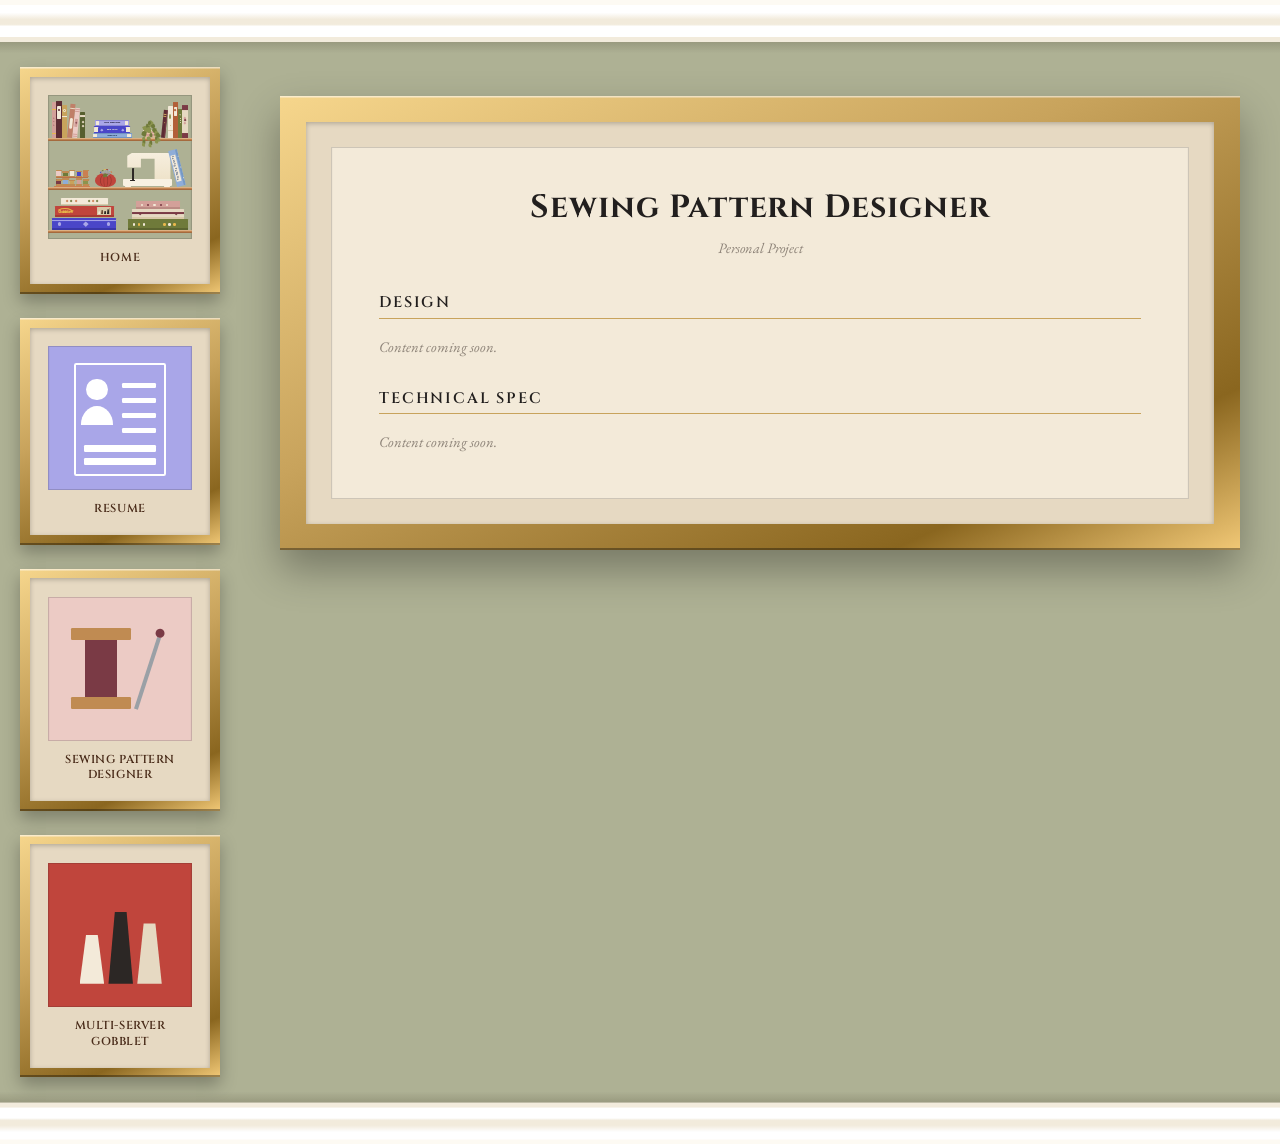
<file: homepage/sewing-pattern-designer.html>
<!doctype html>
<html lang="en">
<head>
<meta charset="utf-8">
<meta name="viewport" content="width=device-width, initial-scale=1">
<title>Sewing Pattern Designer — MaryJeanine Seaman</title>
<link rel="preconnect" href="https://fonts.googleapis.com">
<link rel="preconnect" href="https://fonts.gstatic.com" crossorigin>
<link rel="stylesheet" href="https://fonts.googleapis.com/css2?family=Cinzel:wght@400;600;700&family=EB+Garamond:ital,wght@0,400;0,500;0,600;0,700;1,400;1,500&family=Fredoka:wght@600;700&family=Poppins:wght@400;500;600&family=Shantell+Sans:wght@500;600&display=swap">
<link rel="stylesheet" href="site.css">
<link rel="stylesheet" href="../nav-bar/nav.css">
<link rel="stylesheet" href="bookshelf.css">
<link rel="stylesheet" href="project-page.css">
</head>
<body>
<div class="app">

  <div class="molding molding--crown" aria-hidden="true"></div>

  <div class="app__body">

    <div class="sidebar">
      <nav class="frame-nav" aria-label="Portfolio">
        <a class="frame-btn" href="index.html" data-frame="home">
          <div class="frame-btn__mat">
            <!-- The exact bookshelf scene, verbatim (same classes/colors
                 as the homepage), shrunk by overriding .scene's own
                 font-size — every measurement in bookshelf.css is in em
                 off of that, so the whole illustration scales down as
                 one piece. Every shelf-btn's interactive attributes and
                 click-badge are stripped since this copy is decorative
                 (aria-hidden) and sits inside another link. -->
            <div class="frame-btn__art frame-btn__art--home" aria-hidden="true">
              <div class="scene">

                <div class="shelf">
                  <div class="row">

                    <div class="cluster">
                      <i class="bk" style="--w:2.8em;--h:24.2em;--c:var(--rose);--r:.4em .4em 0 0">
                        <i class="ln" style="--t:4.4em;--c:var(--wheat)"></i>
                        <i class="star" style="--t:10.2em;--s:1.2em;--c:var(--wine)"></i>
                        <i class="star" style="--t:12.6em;--s:1.2em;--c:var(--wine)"></i>
                        <i class="star" style="--t:15em;--s:1.2em;--c:var(--wine)"></i>
                        <i class="ln" style="--t:20.8em;--c:var(--wheat)"></i>
                      </i>
                      <i class="bk" style="--w:3.8em;--h:25em;--c:var(--plum)">
                        <i class="plate" style="--t:3.4em;--ph:9em;--px:.65em;--pr:.3em;--c:var(--cream)"></i>
                        <i class="dot" style="--t:5.2em;--s:1.4em;--c:var(--plum)"></i>
                      </i>
                      <i class="bk" style="--w:2.9em;--h:22.4em;--c:var(--gold);--r:.4em .4em 0 0">
                        <i class="ring" style="--t:3em;--s:1.6em;--sw:.26em;--c:var(--cream)"></i>
                        <i class="ln" style="--t:7.6em;--c:var(--cream)"></i>
                      </i>
                      <i class="bk lean-r" style="--w:3.3em;--h:23em;--c:var(--clay);z-index:3">
                        <i class="band" style="--t:2.4em;--bh:1em;--c:var(--bone)"></i>
                        <i class="plate" style="--t:9.4em;--ph:7.5em;--px:.75em;--pr:2.6em;--c:var(--cream)"></i>
                      </i>
                      <i class="bk lean-r" style="--w:3.6em;--h:20.4em;--c:var(--blush);z-index:2">
                        <i class="ln" style="--t:.9em;--c:var(--rose)"></i>
                        <i class="ln" style="--t:1.9em;--c:var(--rose)"></i>
                        <i class="plate" style="--t:7.4em;--ph:5.6em;--px:.65em;--pr:.3em;--c:var(--rose)"></i>
                        <i class="star" style="--t:9.1em;--s:2.2em;--c:var(--wine)"></i>
                        <i class="ln" style="--t:17.9em;--c:var(--rose)"></i>
                        <i class="ln" style="--t:18.9em;--c:var(--rose)"></i>
                      </i>
                      <i class="bk" style="--w:3em;--h:17.6em;--c:#565f2e;--r:.4em .4em 0 0;margin-left:1.8em">
                        <i class="band" style="--t:2.2em;--bh:1.1em;--c:var(--bone)"></i>
                        <i class="dia" style="--t:6.2em;--s:1.4em;--c:var(--bone)"></i>
                        <i class="dia" style="--t:9em;--s:1.4em;--c:var(--bone)"></i>
                      </i>
                    </div>

                    <div class="stack">
                      <div class="tome" style="--w:23em;--h:4.3em;--c:var(--peri);--tc:#241f3d">
                        <div class="clip-inner">
                          <i class="tome__pages tome__pages--l"></i>
                          <i class="tome__pages tome__pages--r"></i>
                          <i class="tome__rule" style="top:.45em;--c2:#8b87d4"></i>
                          <i class="tome__rule" style="bottom:.45em;--c2:#8b87d4"></i>
                          <span class="tome__title" style="--fs:1.45em">Work Experience</span>
                        </div>
                      </div>
                      <div class="tome" style="--w:25em;--h:4.6em;--c:var(--indigo);--tc:var(--cream)">
                        <div class="clip-inner">
                          <i class="tome__pages tome__pages--l"></i>
                          <i class="tome__pages tome__pages--r"></i>
                          <i class="motif motif--dia" style="--x:4.8em;--s:1.1em;--c:var(--peri)"></i>
                          <i class="motif motif--dia" style="--x:19.1em;--s:1.1em;--c:var(--peri)"></i>
                          <span class="tome__title" style="--fs:1.5em">Education</span>
                        </div>
                      </div>
                      <div class="tome" style="--w:26.5em;--h:3.4em;--c:var(--sky);--tc:#1e3a56">
                        <div class="clip-inner">
                          <i class="tome__pages tome__pages--l"></i>
                          <i class="tome__pages tome__pages--r"></i>
                          <i class="tome__rule" style="top:.32em;--c2:#6f92c4"></i>
                          <i class="tome__rule" style="bottom:.32em;--c2:#6f92c4"></i>
                          <span class="tome__title" style="--fs:1.3em">Leadership</span>
                        </div>
                      </div>
                    </div>

                    <div class="cluster">
                      <div class="potplant">
                        <i class="potplant__pot">
                          <i style="bottom:1.3em;height:.5em"></i>
                          <i style="bottom:2.4em;height:.4em"></i>
                          <i style="bottom:3.3em;height:.5em"></i>
                        </i>
                        <i class="potplant__rim"></i>
                        <i class="vineleaf" style="left:calc(50% - 3.3em);bottom:4.3em;--lw:3.2em;--lh:3.7em;--lr:-20deg;--lc:var(--moss)"></i>
                        <i class="vineleaf" style="left:calc(50% - 1.6em);bottom:6.4em;--lw:2.5em;--lh:3em;--lr:10deg;--lc:var(--olive)"></i>
                        <i class="vineleaf" style="left:calc(50% + .4em);bottom:7.4em;--lw:3.7em;--lh:4.3em;--lr:40deg;--lc:var(--moss)"></i>
                        <i class="vineleaf" style="left:calc(50% + 2em);bottom:6.6em;--lw:2.5em;--lh:3em;--lr:65deg;--lc:var(--olive)"></i>
                        <i class="vineleaf" style="left:calc(50% + 3.5em);bottom:4.3em;--lw:2.2em;--lh:2.6em;--lr:90deg;--lc:var(--moss)"></i>
                        <i class="vineleaf" style="left:calc(50% - .4em);bottom:8.6em;--lw:2.2em;--lh:2.6em;--lr:25deg;--lc:var(--olive)"></i>
                        <i class="vineleaf" style="left:calc(50% - 2.9em);bottom:3.3em;--lw:2.3em;--lh:2.7em;--lr:-140deg;--lc:var(--moss)"></i>
                        <i class="vineleaf" style="left:calc(50% - 3.8em);bottom:.8em;--lw:3.1em;--lh:3.6em;--lr:-155deg;--lc:var(--olive)"></i>
                        <i class="vineleaf" style="left:calc(50% - 4em);bottom:-1.7em;--lw:2.1em;--lh:2.5em;--lr:-165deg;--lc:var(--moss)"></i>
                        <i class="vineleaf" style="left:calc(50% - 4.2em);bottom:-4em;--lw:2.3em;--lh:2.7em;--lr:-172deg;--lc:var(--olive)"></i>
                        <i class="vineleaf" style="left:calc(50% - 4.3em);bottom:-6.2em;--lw:2em;--lh:2.4em;--lr:-176deg;--lc:var(--moss)"></i>
                        <i class="vineleaf" style="left:calc(50% + 3.1em);bottom:3.1em;--lw:3em;--lh:3.5em;--lr:140deg;--lc:var(--olive)"></i>
                        <i class="vineleaf" style="left:calc(50% + 3.9em);bottom:.5em;--lw:2.2em;--lh:2.6em;--lr:152deg;--lc:var(--moss)"></i>
                        <i class="vineleaf" style="left:calc(50% + 4.2em);bottom:-1.8em;--lw:2.1em;--lh:2.5em;--lr:162deg;--lc:var(--olive)"></i>
                        <i class="vineleaf" style="left:calc(50% + 4.4em);bottom:-4.2em;--lw:2em;--lh:2.4em;--lr:170deg;--lc:var(--moss)"></i>
                        <i class="vineleaf" style="left:calc(50% + 4.6em);bottom:2.4em;--lw:2.1em;--lh:2.5em;--lr:132deg;--lc:var(--moss)"></i>
                        <i class="vineleaf" style="left:calc(50% + 5.7em);bottom:-.1em;--lw:2.7em;--lh:3.2em;--lr:146deg;--lc:var(--olive)"></i>
                        <i class="vineleaf" style="left:calc(50% + 6.2em);bottom:-2.6em;--lw:2.1em;--lh:2.5em;--lr:156deg;--lc:var(--moss)"></i>
                        <i class="vineleaf" style="left:calc(50% - .7em);bottom:2.9em;--lw:3.5em;--lh:4.1em;--lr:175deg;--lc:var(--moss)"></i>
                        <i class="vineleaf" style="left:calc(50% + .5em);bottom:.7em;--lw:2.3em;--lh:2.7em;--lr:185deg;--lc:var(--olive)"></i>
                        <i class="vineleaf" style="left:calc(50% - .4em);bottom:-2em;--lw:2.5em;--lh:3em;--lr:178deg;--lc:var(--moss)"></i>
                        <i class="vineleaf" style="left:calc(50% + .5em);bottom:-4.7em;--lw:2.2em;--lh:2.6em;--lr:183deg;--lc:var(--olive)"></i>
                        <i class="vineleaf" style="left:calc(50% - .2em);bottom:-6.6em;--lw:2.3em;--lh:2.8em;--lr:179deg;--lc:var(--moss)"></i>
                      </div>
                      <i class="bk lean-r" style="--w:2.9em;--h:18.8em;--c:var(--plum);--cw:.65em;--c2:var(--wine);z-index:2;margin-right:2em" data-cover="">
                        <i class="ln" style="--t:3em;--c:var(--gold)"></i>
                        <i class="ln" style="--t:4.2em;--c:var(--gold)"></i>
                        <i class="star" style="--t:8em;--s:1.4em;--c:var(--gold)"></i>
                      </i>
                      <i class="bk" style="--w:2.8em;--h:21.6em;--c:var(--cream);--r:.4em .4em 0 0">
                        <i class="leafmark" style="--t:5.4em;--s:1.4em;--c:var(--moss)"></i>
                        <i class="star" style="--t:12.6em;--s:1.3em;--c:var(--gold)"></i>
                        <i class="ln" style="--t:16.6em;--c:var(--sand)"></i>
                      </i>
                      <i class="bk" style="--w:3.4em;--h:24em;--c:var(--rust)">
                        <i class="plate" style="--t:2.8em;--ph:6.4em;--px:.65em;--pr:.3em;--c:var(--cream)"></i>
                        <i class="dia" style="--t:4.4em;--s:1.4em;--c:var(--rust)"></i>
                      </i>
                      <i class="bk" style="--w:2.5em;--h:19.4em;--c:var(--olive)">
                        <i class="star" style="--t:3em;--s:1.5em;--c:var(--cream)"></i>
                        <i class="dot" style="--t:6em;--s:.8em;--c:var(--cream)"></i>
                        <i class="dot" style="--t:7.4em;--s:.8em;--c:var(--cream)"></i>
                        <i class="dot" style="--t:8.8em;--s:.8em;--c:var(--cream)"></i>
                      </i>
                      <i class="bk" style="--w:4em;--h:22.6em;--c:var(--bone)">
                        <i class="band" style="--t:0;--bh:3.4em;--c:var(--wine)"></i>
                        <i class="band" style="--t:19.2em;--bh:3.4em;--c:var(--wine)"></i>
                        <i class="dia" style="--t:8.3em;--s:1.1em;--c:var(--rose)"></i>
                        <i class="dia" style="--t:10em;--s:1.5em;--c:var(--wine)"></i>
                        <i class="dia" style="--t:12.1em;--s:1.1em;--c:var(--rose)"></i>
                      </i>
                    </div>

                  </div>
                  <div class="plank"></div>
                </div>

                <div class="shelf">
                  <div class="row sew">

                    <div class="rack">
                      <div class="rack__tier">
                        <i class="spool" style="--c:var(--blush);--sh:4.6em"></i>
                        <i class="spool" style="--c:var(--olive);--sh:3.8em"></i>
                        <i class="spool" style="--c:var(--cream);--sh:4.6em"></i>
                        <i class="spool" style="--c:var(--indigo);--sh:4em"></i>
                        <i class="spool" style="--c:var(--terra);--sh:4.6em"></i>
                      </div>
                      <i class="rack__bar rack__bar--top"></i>
                      <div class="rack__tier">
                        <i class="spool" style="--c:var(--wine);--sh:4.2em"></i>
                        <i class="spool" style="--c:var(--sky);--sh:4.8em"></i>
                        <i class="spool" style="--c:var(--gold);--sh:4em"></i>
                        <i class="spool" style="--c:var(--rose);--sh:4.8em"></i>
                        <i class="spool" style="--c:var(--moss);--sh:4.2em"></i>
                      </div>
                      <i class="rack__bar"></i>
                    </div>

                    <div class="cushion">
                      <i class="pin" style="--c:var(--indigo);transform:rotate(-54deg)"></i>
                      <i class="pin" style="--c:var(--olive);transform:rotate(-31deg)"></i>
                      <i class="pin" style="--c:var(--wheat);transform:rotate(-11deg)"></i>
                      <i class="pin" style="--c:var(--tomato-d);transform:rotate(10deg)"></i>
                      <i class="pin" style="--c:var(--peri);transform:rotate(30deg)"></i>
                      <i class="pin" style="--c:var(--terra);transform:rotate(52deg)"></i>
                      <div class="tomato">
                        <i class="lobe" style="width:60%"></i>
                        <i class="lobe" style="width:27%"></i>
                        <div class="calyx">
                          <i class="leaf"></i><i class="leaf"></i><i class="leaf"></i><i class="leaf"></i><i class="leaf"></i>
                        </div>
                      </div>
                    </div>

                    <div class="machine">
                      <i class="machine__base"></i>
                      <i class="machine__foot-pad"></i>
                      <i class="machine__foot-pad-two"></i>
                      <div class="machine__body"></div>
                      <i class="machine__foot"></i>
                      <i class="machine__needle"></i>
                    </div>

                    <div class="binder">
                      <div class="clip-inner">
                        <i class="binder__spine"></i>
                        <i class="binder__hole" style="top:5em"></i>
                        <i class="binder__hole" style="top:12.2em"></i>
                        <i class="binder__hole" style="top:19.4em"></i>
                        <div class="binder__label"><span>Sewing Patterns</span></div>
                      </div>
                    </div>

                  </div>
                  <div class="plank"></div>
                </div>

                <div class="shelf">
                  <div class="row games">

                    <div class="pile">
                      <div class="box" style="--w:32em;--h:5.2em;--c:var(--cream)">
                        <i class="box__lid" style="--lh:1.2em;--c2:var(--sand)"></i>
                        <i class="motif motif--dia" style="--x:3.6em;--s:1.5em;--c:var(--terra)"></i>
                        <i class="motif motif--dia" style="--x:6.6em;--s:1.5em;--c:var(--olive)"></i>
                        <i class="motif motif--dia" style="--x:9.7em;--s:1.5em;--c:var(--terra)"></i>
                        <i class="motif motif--dia" style="--x:18.3em;--s:1.5em;--c:var(--olive)"></i>
                        <i class="motif motif--dia" style="--x:21.3em;--s:1.5em;--c:var(--terra)"></i>
                        <i class="motif motif--dia" style="--x:24.4em;--s:1.5em;--c:var(--olive)"></i>
                      </div>

                      <div class="box gobblet" style="--w:40em;--h:7.8em;--c:var(--tomato)">
                        <div class="clip-inner">
                          <i class="box__lid" style="--lh:1.3em;--c2:#a63a33"></i>
                          <div class="gob__logo">
                            <i class="gob__arc"></i>
                            <span class="gob__word">Gobblet!</span>
                          </div>
                          <div class="gob__board">
                            <i class="gob__grid"></i>
                            <i class="piece" style="--pc:var(--cream);--ph:2.2em"></i>
                            <i class="piece" style="--pc:#6b4a33;--ph:3.2em"></i>
                            <i class="piece" style="--pc:var(--char);--ph:2.6em"></i>
                            <i class="piece" style="--pc:var(--char);--ph:3.6em"></i>
                          </div>
                        </div>
                      </div>

                      <div class="box" style="--w:44em;--h:8.4em;--c:var(--indigo)">
                        <i class="box__lid" style="--lh:1.5em;--c2:#3a37a8"></i>
                        <i class="box__strip" style="--t:1.6em;--sh:.34em;--c:var(--peri)"></i>
                        <i class="motif motif--dot" style="--x:4em;--s:2.2em;--c:var(--peri)"></i>
                        <i class="motif motif--dia" style="--x:22em;--s:2.4em;--c:var(--peri)"></i>
                        <i class="motif motif--dot" style="--x:37.3em;--s:2.2em;--c:var(--peri)"></i>
                      </div>
                    </div>

                    <div class="pile">
                      <div class="box" style="--w:30em;--h:5em;--c:var(--rose)">
                        <i class="box__lid" style="--lh:1.1em;--c2:#bb8a83"></i>
                        <i class="motif motif--dot" style="--x:3.1em;--s:1.5em;--c:var(--cream)"></i>
                        <i class="motif motif--dot" style="--x:7.4em;--s:1.5em;--c:var(--wine)"></i>
                        <i class="motif motif--dot" style="--x:11.8em;--s:1.5em;--c:var(--cream)"></i>
                        <i class="motif motif--dot" style="--x:16.1em;--s:1.5em;--c:var(--wine)"></i>
                        <i class="motif motif--dot" style="--x:20.4em;--s:1.5em;--c:var(--cream)"></i>
                      </div>

                      <div class="box" style="--w:35em;--h:6.4em;--c:var(--bone)">
                        <i class="box__lid" style="--lh:1.2em;--c2:var(--sand)"></i>
                        <i class="box__strip" style="--t:1.9em;--sh:1.1em;--c:var(--wine)"></i>
                        <i class="motif motif--dia" style="--x:4.4em;--s:1.6em;--c:var(--wine)"></i>
                        <i class="motif motif--dia" style="--x:29em;--s:1.6em;--c:var(--wine)"></i>
                      </div>

                      <div class="box" style="--w:41em;--h:7.6em;--c:var(--olive)">
                        <i class="box__lid" style="--lh:1.4em;--c2:#5b6430"></i>
                        <i class="motif motif--dot" style="--x:3.4em;--s:1.7em;--c:var(--cream)"></i>
                        <i class="motif motif--dot" style="--x:6.8em;--s:1.7em;--c:var(--wheat)"></i>
                        <i class="motif motif--dot" style="--x:10.1em;--s:1.7em;--c:var(--cream)"></i>
                        <i class="motif motif--dot" style="--x:24.1em;--s:1.7em;--c:var(--wheat)"></i>
                        <i class="motif motif--dot" style="--x:27.5em;--s:1.7em;--c:var(--cream)"></i>
                        <i class="motif motif--dot" style="--x:30.9em;--s:1.7em;--c:var(--wheat)"></i>
                      </div>
                    </div>

                  </div>
                  <div class="plank"></div>
                </div>

              </div>
            </div>
            <span class="frame-btn__label">Home</span>
          </div>
        </a>
        <a class="frame-btn" href="resume.html" data-frame="resume">
          <div class="frame-btn__mat">
            <div class="frame-btn__art frame-btn__art--resume" aria-hidden="true">
              <div class="fl-page--front">
                <i class="fl-avatar-head"></i>
                <i class="fl-avatar-body"></i>
                <i class="fl-line fl-line--sm" style="top:16%"></i>
                <i class="fl-line fl-line--sm" style="top:30%"></i>
                <i class="fl-line fl-line--sm" style="top:44%"></i>
                <i class="fl-line fl-line--sm" style="top:58%"></i>
                <i class="fl-line" style="top:74%"></i>
                <i class="fl-line" style="top:86%"></i>
              </div>
            </div>
            <span class="frame-btn__label">Resume</span>
          </div>
        </a>
        <a class="frame-btn" href="sewing-pattern-designer.html" data-frame="sewing">
          <div class="frame-btn__mat">
            <div class="frame-btn__art frame-btn__art--sewing" aria-hidden="true">
              <i class="fl-spool"></i>
              <i class="fl-pin"></i>
            </div>
            <span class="frame-btn__label">Sewing Pattern Designer</span>
          </div>
        </a>
        <a class="frame-btn" href="gobblet.html" data-frame="gobblet">
          <div class="frame-btn__mat">
            <div class="frame-btn__art frame-btn__art--gobblet" aria-hidden="true">
              <i class="fl-piece" style="left:22%;height:34%;background:var(--cream)"></i>
              <i class="fl-piece" style="left:42%;height:50%;background:var(--char)"></i>
              <i class="fl-piece" style="left:62%;height:42%;background:var(--bone)"></i>
            </div>
            <span class="frame-btn__label">Multi-Server Gobblet</span>
          </div>
        </a>
      </nav>
    </div>

    <main class="main">

      <div class="page-frame">
        <div class="page-frame__mat">
          <div class="page-frame__sheet">

            <h1 class="page-title">Sewing Pattern Designer</h1>
            <p class="page-kicker">Personal Project</p>

            <h2 class="page-section">Design</h2>
            <p class="page-placeholder">Content coming soon.</p>

            <h2 class="page-section">Technical Spec</h2>
            <p class="page-placeholder">Content coming soon.</p>

          </div>
        </div>
      </div>

    </main>
  </div>

  <div class="molding molding--base" aria-hidden="true"></div>
</div>

<script src="../nav-bar/nav.js" defer></script>
</body>
</html>
</file>
<file: homepage/site.css>
/* ============================================================
   Page chrome — header, sidebar navigation, page shell.
   ============================================================ */

:root{
  --page-bg:#aeb194;
  --nav-ink:#f3ead9;
  --nav-ink-soft:#4a4470;

  /* The sidebar's footprint, subtracted from the width the bookshelf
     scales itself against; zeroed once the nav moves to the top.
     Tracks nav.css's fluid frame width plus this sidebar's own .9rem
     padding either side, so the column never leaves a gap beside the
     frames as they shrink. */
  --nav-w:clamp(10.8rem, calc(22.4vw - 24px + 1.8rem), 15rem);
}

*{box-sizing:border-box;margin:0;padding:0}

body{
  background:var(--page-bg);
  min-height:100vh;
  font-family: Georgia, serif;
  color:var(--nav-ink);
}

.app{
  display:flex;
  flex-direction:column;
  min-height:100vh;
}

/* --------------------------- crown molding ---------------------------
   A milled profile faked with banded gradients: each hard color stop is
   one facet of the moulding, the darker bands sitting where a cove or
   quirk would fall into shadow. Same flat-fill vocabulary as the
   bookshelf — no images. The base is the identical strip flipped, so the
   two always stay in profile with each other. */

.molding{
  position:relative;
  z-index:5;
  flex:0 0 auto;
  height:clamp(2.4rem, 3.3vw, 2.6rem);
  background:linear-gradient(180deg,
    #fdfaf3 0 12%,     /* top fillet, catching the ceiling light */    
    #ffffff 12% 30%,   /* upper face */    
    #f2ebdc 46% 58%,   /* cove, turning away from the light */    
    #ffffff 63% 88%,   /* bead */    
    #f2ebdc 88% 95%,    
    #f2ebdc 90% 100%   /* bottom arris, the darkest edge */
  );
}

/* the shadow the moulding throws down onto the wall */
.molding::after{
  content:"";
  position:absolute;
  left:0;right:0;
  top:100%;
  height:.7rem;
  background:linear-gradient(180deg, rgba(60,50,35,.18), rgba(60,50,35,0));
  pointer-events:none;
}

.molding--base{transform:scaleY(-1)}

/* ------------------------- shell + sidebar ------------------------- */

.app__body{
  display:flex;
  flex:1;
  align-items:stretch;
}

/* holds the gold frame nav — see nav.css for the frames themselves */
.sidebar{
  flex:0 0 var(--nav-w);
  width:var(--nav-w);
  background:var(--page-bg);
  padding:1.6rem .9rem;
  display:flex;
  justify-content:center;
}

/* ----------------------------- main ----------------------------- */

/* the bookshelf's own centering, lifted off <body> so the scene sits
   exactly as it did standalone */
.main{
  flex:1;
  display:flex;
  flex-direction:column;
  align-items:center;
  gap:1.6rem;
  padding:3.4rem 1rem 3rem;
}

/* ------------------- narrow: sidebar becomes a top bar -------------------
   Matched to nav.css's own 750px breakpoint, where the frames collapse to
   a logo-only row — so the column and its container flip together. */

@media (max-width:750px){
  :root{--nav-w:0px}

  .app__body{flex-direction:column}

  .sidebar{
    flex:0 0 auto;
    width:100%;
    padding:.9rem .8rem;
    border-top:.06rem solid rgba(43,39,69,.15);
  }
}
</file>
<file: nav-bar/nav.css>
/* ============================================================
   Portfolio nav — ornate gold picture-frame buttons, salon-style.
   Same flat-vector vocabulary as the bookshelf (flat fills, rounded
   rects, thin lines). The palette tokens it needs — --gold, --cream,
   --bone, --peri, --blush, --wine, --tomato, --char, --wheat — come
   from bookshelf.css's :root.
   ============================================================ */

.frame-nav{
  display:flex;
  flex-direction:column;
  gap:1.5rem;
  flex:0 0 auto;
}

/* Home shows on every page except the homepage itself. index.html marks
   its <body class="is-home"> — every other page just omits that class,
   so a new page needs no extra markup to get Home for free. */
.frame-btn[data-frame="home"]{display:flex}
body.is-home .frame-btn[data-frame="home"]{display:none}
.frame-btn{
  position:relative;
  display:flex;
  flex-direction:column;
  align-items:center;
  /* Fluid between the two layouts: full 12.5rem at 1000px and up, easing
     down to 9rem by 750px, where the collapse block below takes over. The
     mat and label track it so the frame scales as one piece. */
  width:clamp(9rem, calc(22.4vw - 24px), 12.5rem);
  padding:.6rem;
  border-radius:0;
  /* gold molding — same bevel formula as the bookshelf's click-badge
     ribbons, angled to read as a moulded profile rather than a flat
     ribbon */
  background:linear-gradient(155deg,#f6d68c 0%,var(--gold) 42%,#8a661f 82%,#f1c876 100%);
  box-shadow:
    inset 0 .09rem 0 rgba(255,255,255,.55),
    inset 0 -.12rem 0 rgba(0,0,0,.35),
    0 .5rem 1rem rgba(0,0,0,.28);
  text-decoration:none;
  cursor:pointer;
  -webkit-tap-highlight-color:transparent;
  transition:transform .18s cubic-bezier(.3,.6,.4,1), filter .18s ease;
}
.frame-btn:hover,
.frame-btn:focus-visible{
  transform:translateY(-.3rem);
  filter:drop-shadow(0 .5rem .55rem rgba(0,0,0,.3));
}
.frame-btn:active{transform:translateY(-.08rem)}
.frame-btn:focus-visible{
  outline:.15rem solid var(--wheat);
  outline-offset:.22rem;
}

/* ---------------------------------------------------------------
   page transition: clicking a frame that leads to another page (see
   nav.js) grows it to fill the main content area — not the sidebar,
   which is the same nav on the page being opened and so has no reason
   to move — before the browser navigates. The frame becomes the page
   it's opening. Anchor links within the same page (Home on the
   homepage, Sewing/Gobblet's jump to a shelf) are left alone; nav.js
   only arms this for links to a different document.

   Only `transform` is animated (nav.js sets the frame's real box to
   its final size/position up front, then fakes the starting look with
   a matching translate+scale and animates that away) — layout
   properties like top/left/width/height force a layout recalculation
   every frame, where transform is handled by the compositor alone,
   which is what actually makes this smooth.
   --------------------------------------------------------------- */
.frame-btn--flying{
  margin:0;
  z-index:1000;
}
.frame-btn--flying:hover,
.frame-btn--flying:focus-visible{filter:none}

/* a scrim sized to the main content area (set inline by nav.js to
   match its rect) — dims only the content that's being replaced,
   leaving the sidebar visibly untouched since it isn't going anywhere */
.page-transition-scrim{
  position:fixed;
  background:rgba(17,14,11,.35);
  opacity:0;
  z-index:998;
  pointer-events:none;
}

/* the page's own current content fades as the clicked frame grows to
   cover it */
.main.is-leaving{
  transition:opacity .2s ease;
  opacity:0;
}

@media (prefers-reduced-motion:reduce){
  .main.is-leaving{transition:none}
}

/* the mat board — thick, with pointed (square-cut) corners, the way
   a real mat's window opening is mitred rather than rounded */
.frame-btn__mat{
  position:relative;
  width:100%;
  /* fills whatever height .frame-btn actually has, rather than just
     its own content's natural height — a no-op normally (.frame-btn's
     height is auto, already exactly the mat's height, nothing to grow
     into) but matters once nav.js pins .frame-btn to an explicit
     height while flying: without this the mat stops at its content
     height and the gold padding below it, uncovered, reads as a much
     thicker border than the .6rem on the other three sides */
  flex:1 1 auto;
  background:var(--bone);
  border-radius:0;
  padding:clamp(.8rem, calc(2.24vw - 4px), 1.15rem);
  display:flex;
  flex-direction:column;
  align-items:center;
  gap:.7rem;
  box-shadow:inset 0 .1rem .35rem rgba(0,0,0,.24);
}
/* the "picture" itself — the accent color fills the whole window cut
   into the mat (set per logo below), not just a small chip floating
   inside a cream backing */
.frame-btn__art{
  position:relative;
  width:100%;
  aspect-ratio:1/1;
  border-radius:0;
  overflow:hidden;
  box-shadow:inset 0 0 0 .07rem rgba(34,31,30,.18);
}
.frame-btn__label{
  font-family:"Cinzel","Poppins",serif;
  font-weight:600;
  font-size:clamp(.62rem, calc(.64vw + 5.12px), .72rem);
  letter-spacing:.05em;
  text-transform:uppercase;
  color:#4a2c1a;
  text-align:center;
  line-height:1.35;
}

/* -- the four logos, drawn straight onto the full-bleed art color -- */

/* Home: an exact miniature of the bookshelf scene itself — the actual
   markup from the homepage (see index.html), not a redrawn icon. Every
   size in bookshelf.css is in em off of .scene's own font-size, so
   shrinking that one property scales the whole illustration down as a
   single piece, pixel-accurate to the full-size original.
   container-type:size turns this tile into a query container so the
   nested .scene can size itself as a percentage of the tile (cqw) —
   the same fluid-with-the-frame behavior the other icons get for free
   from using % units directly. */
.frame-btn__art--home{
  background:var(--page-bg);
  container-type:size;
}
.frame-btn__art--home .scene{
  position:absolute;
  top:50%;left:50%;
  /* 98em wide at heart (bookshelf.css) — 100/98 gets that to fill the
     tile's width; a plain px fallback first for browsers without
     container query units, which simply won't parse the cqw line */
  font-size:10px;
  font-size:1.02cqw;
  transform:translate(-50%,-50%);
  pointer-events:none;
  /* the real .scene's entrance animation ends by setting transform:none,
     which would wipe out the centering transform above */
  animation:none;
}

/* a resume/CV icon — two stacked pages (outline only) with a person
   avatar and text lines, all drawn in white against the peri tile */
.frame-btn__art--resume{background:var(--peri)}
.frame-btn__art--resume .fl-page--front{
  position:absolute;
  top:12%;bottom:10%;left:18%;right:18%;
  border:.15rem solid #fff;
  border-radius:.14rem;
}
.frame-btn__art--resume .fl-avatar-head{
  position:absolute;top:13%;left:12%;
  width:24%;aspect-ratio:1/1;
  border-radius:50%;
  background:#fff;
}
.frame-btn__art--resume .fl-avatar-body{
  position:absolute;top:38%;left:6%;
  width:36%;height:17%;
  border-radius:50% 50% 0 0 / 100% 100% 0 0;
  background:#fff;
}
.frame-btn__art--resume .fl-line{
  position:absolute;left:9%;right:9%;height:6%;
  background:#fff;border-radius:.08rem;
}
.frame-btn__art--resume .fl-line--sm{left:52%;right:9%;height:5%}

/* a thread spool + pin, echoing the bookshelf's sewing shelf */
.frame-btn__art--sewing{background:var(--blush)}
.frame-btn__art--sewing .fl-spool{
  position:absolute;left:26%;top:22%;bottom:22%;width:22%;
  background:var(--wine);border-radius:.1rem;
}
.frame-btn__art--sewing .fl-spool::before,
.frame-btn__art--sewing .fl-spool::after{
  content:"";position:absolute;left:-45%;right:-45%;height:15%;
  background:#c08b52;border-radius:.08rem;
}
.frame-btn__art--sewing .fl-spool::before{top:0}
.frame-btn__art--sewing .fl-spool::after{bottom:0}
.frame-btn__art--sewing .fl-pin{
  position:absolute;bottom:22%;left:60%;
  width:2.5%;height:52%;
  background:#9aa0a6;
  transform-origin:50% 100%;
  transform:rotate(18deg);
}
.frame-btn__art--sewing .fl-pin::after{
  content:"";position:absolute;top:-.58rem;left:50%;
  width:.58rem;height:.58rem;margin-left:-.29rem;
  border-radius:50%;background:var(--wine);
}

/* a little stack of Gobblet game pieces, same trapezoid recipe as
   the bookshelf's .piece */
.frame-btn__art--gobblet{background:var(--tomato)}
.frame-btn__art--gobblet .fl-piece{
  position:absolute;bottom:16%;
  width:17%;
  clip-path:polygon(26% 0, 74% 0, 100% 100%, 0 100%);
}

@media (max-width:750px){
  /* nav collapses to a horizontal row of logo-only frames; the label
     becomes a hover/focus tooltip instead of disappearing entirely */
  .frame-nav{
    flex-direction:row;
    flex-wrap:wrap;
    justify-content:center;
    gap:.9rem;
  }
  .frame-btn{width:5.6rem;padding:.4rem}
  .frame-btn__mat{padding:.55rem;gap:0}

  .frame-btn__label{
    position:absolute;
    left:50%;
    top:100%;
    width:max-content;
    max-width:9rem;
    margin-top:.5rem;
    /* back to full size — the shrink above was for the sidebar label */
    font-size:.72rem;
    background:#4a2c1a;
    color:var(--cream);
    padding:.4rem .65rem;
    border-radius:.25rem;
    text-align:center;
    opacity:0;
    visibility:hidden;
    pointer-events:none;
    transform:translate(-50%,-.3rem);
    transition:opacity .15s ease, transform .15s ease, visibility .15s;
    z-index:10;
  }
  /* little pointer, so the tooltip clearly belongs to the frame above it */
  .frame-btn__label::after{
    content:"";
    position:absolute;
    bottom:100%;left:50%;
    width:0;height:0;
    margin-left:-.28rem;
    border:.28rem solid transparent;
    border-bottom-color:#4a2c1a;
  }
  .frame-btn:hover .frame-btn__label,
  .frame-btn:focus-visible .frame-btn__label{
    opacity:1;
    visibility:visible;
    transform:translate(-50%,0);
  }

  /* the bigger sewing-icon pinhead above scales back down here so it
     doesn't overwhelm the smaller logo */
  .frame-btn__art--sewing .fl-pin::after{
    top:-.36rem;
    width:.36rem;height:.36rem;margin-left:-.18rem;
  }
}
</file>
<file: homepage/bookshelf.css>
/* ============================================================
   Flat-vector bookshelf — three floating shelves.
   Every object is divs and flat fills. No images, no SVG art.
   ============================================================ */

:root{
  --note:#8d8378;

  /* illustration palette */
  --ink:#221f1e;
  --char:#2c2725;
  --cream:#f3ead9;
  --bone:#e6d9c2;
  --sand:#d9c9a8;
  --gold:#c8a35c;
  --wheat:#e8b84b;
  --blush:#eccbc5;
  --rose:#d3a099;
  --clay:#c07f68;
  --terra:#cb7f52;
  --rust:#b25f38;
  --plum:#5d2c34;
  --wine:#7a3a45;
  --indigo:#4a46c8;
  --peri:#a9a6e8;
  --sky:#8fadd8;
  --olive:#6f7a3a;
  --moss:#8b944e;
  --tomato:#c0453c;
  --tomato-d:#9c3830;
  --wood-1:#dcb083;
  --wood-2:#c0834f;
  --wood-3:#a56a3e;
}

/* One unit scales the whole illustration. The available width is the
   viewport minus the sidebar (--nav-w, zeroed once the nav moves to the
   top) and minus the main area's own horizontal padding. */
.scene{
  font-size:clamp(3px, calc((100vw - var(--nav-w, 0px) - 2rem) / 100), 10.5px);
  width:98em;
  display:flex;
  flex-direction:column;
  gap:5.4em;
}

/* ---------- the floating shelf plank ---------- */
.shelf{display:flex;flex-direction:column}
.row{
  display:flex;
  align-items:flex-end;
  justify-content:space-between;
  padding:0 2.6em;
  min-height:1em;
}
.plank{
  height:1.9em;
  border-radius:.55em;
  background:linear-gradient(
    var(--wood-1) 0 32%,
    var(--wood-2) 32% 74%,
    var(--wood-3) 74% 100%);
}

/* ============================================================
   BOOKS
   ============================================================ */

.cluster{display:flex;align-items:flex-end;gap:.26em}

.bk{
  position:relative;
  flex:0 0 auto;
  width:var(--w);
  height:var(--h);
  background:var(--c);
  border-radius:var(--r,0);
  overflow:hidden;
}
/* the sliver of front cover beside the spine */
.bk[data-cover]::after{
  content:"";
  position:absolute;
  top:0;bottom:0;right:0;
  width:var(--cw,.55em);
  background:var(--c2);
}

/* spine ornaments -------------------------------------------------- */
.ln{position:absolute;left:0;right:0;top:var(--t);height:var(--th,.24em);background:var(--c)}
.band{position:absolute;left:0;right:0;top:var(--t);height:var(--bh,2em);background:var(--c)}
.foot{position:absolute;left:0;right:0;bottom:var(--b,0);height:var(--bh,1.6em);background:var(--c)}
.dot{
  position:absolute;left:50%;top:var(--t);
  width:var(--s,.8em);height:var(--s,.8em);
  margin-left:calc(var(--s,.8em) / -2);
  border-radius:50%;background:var(--c);
}
.ring{
  position:absolute;left:50%;top:var(--t);
  width:var(--s,1.4em);height:var(--s,1.4em);
  margin-left:calc(var(--s,1.4em) / -2);
  border-radius:50%;
  border:var(--sw,.24em) solid var(--c);
}
.dia{
  position:absolute;left:50%;top:var(--t);
  width:var(--s,1.2em);height:var(--s,1.2em);
  margin-left:calc(var(--s,1.2em) / -2);
  background:var(--c);
  transform:rotate(45deg);
  border-radius:.12em;
}
.plate{
  position:absolute;
  left:var(--px,.55em);right:var(--px,.55em);
  top:var(--t);height:var(--ph,7em);
  border-radius:var(--pr,.35em);
  background:var(--c);
}
.leafmark{
  position:absolute;left:50%;top:var(--t);
  width:var(--s,1.6em);height:calc(var(--s,1.6em) * 2.4);
  margin-left:calc(var(--s,1.6em) / -2);
  background:var(--c);
  border-radius:50% 50% 50% 50% / 60% 60% 40% 40%;
}
.star{
  position:absolute;left:50%;top:var(--t);
  width:var(--s,1.6em);height:var(--s,1.6em);
  margin-left:calc(var(--s,1.6em) / -2);
  background:var(--c);
  clip-path:polygon(50% 0, 61% 39%, 100% 50%, 61% 61%, 50% 100%, 39% 61%, 0 50%, 39% 39%);
}
.moon{
  position:absolute;left:50%;top:var(--t);
  width:var(--s,1.7em);height:var(--s,1.7em);
  margin-left:calc(var(--s,1.7em) / -2);
  border-radius:50%;
  background:radial-gradient(circle at 132% 50%, transparent 0 56%, var(--c) 56%);
}
.vtxt{
  position:absolute;inset:0;
  display:flex;align-items:center;justify-content:center;
  writing-mode:vertical-rl;
  font-family:"Shantell Sans","Comic Sans MS",cursive;
  font-weight:600;
  font-size:var(--fs,1.5em);
  letter-spacing:.06em;
  color:var(--c);
  white-space:nowrap;
}
.vtxt--print{font-family:"Poppins",sans-serif;font-weight:500;letter-spacing:.14em}

.lean-r{transform:rotate(6deg);transform-origin:bottom right;position:relative}
.lean-l{transform:rotate(-6deg);transform-origin:bottom left;position:relative}

/* ---------- the two titled books, lying flat ---------- */
.stack{display:flex;flex-direction:column;align-items:center}
.tome{
  position:relative;
  width:var(--w);height:var(--h);
  background:var(--c);
  border-radius:.3em;
  display:flex;align-items:center;justify-content:center;
  overflow:hidden;
}
.tome__title{
  font-family:"Poppins",sans-serif;
  font-weight:600;
  font-size:var(--fs,1.7em);
  letter-spacing:.03em;
  color:var(--tc);
  position:relative;z-index:2;
}
/* page block showing at the end of a lying book */
.tome__pages{
  position:absolute;top:.42em;bottom:.42em;
  width:2.4em;
  background:var(--cream);
  border-radius:.14em;
}
.tome__pages--l{left:.42em}
.tome__pages--r{right:.42em}
.tome__rule{position:absolute;left:0;right:0;height:.26em;background:var(--c2)}

/* ---------- mug plant ---------- */
.mug{position:relative;width:10.6em;height:14.6em;display:flex;flex-direction:column;justify-content:flex-end;align-items:center}
.mug__cup{
  position:relative;
  width:10.4em;height:6.8em;
  background:var(--blush);
  border-radius:.9em .9em 2.6em 2.6em;
}
.mug__handle{
  position:absolute;right:-2.4em;top:1.1em;
  width:3.4em;height:3.4em;
  border:.7em solid var(--blush);
  border-radius:50%;
}
.mug__band{position:absolute;left:0;right:0;top:1.5em;height:.34em;background:var(--rose)}
.cactus{position:absolute;bottom:5.4em;left:50%;transform:translateX(-50%);width:8.6em;height:9.4em}
.arm{position:absolute;bottom:0;background:var(--olive);border-radius:1.4em 1.4em .3em .3em}

/* ---------- potted pothos, vines trail below the shelf ---------- */
.potplant{position:relative;flex:0 0 auto;width:14.4em;height:11.2em;z-index:4}
.potplant__pot{
  position:absolute;left:2.6em;right:2.6em;bottom:0;height:4.6em;
  background:linear-gradient(180deg,#e7c9ae,#dcb695);
  clip-path:polygon(4% 0%,96% 0%,88% 100%,12% 100%);
  overflow:hidden;
}
.potplant__pot i{position:absolute;left:-10%;right:-10%;height:.62em;background:var(--rose)}
.potplant__rim{
  position:absolute;left:2.3em;right:2.3em;bottom:4.3em;height:.7em;
  background:#f1ddc7;
  border-radius:.15em;
}
/* teardrop leaf: one sharp corner, three rounded */
.vineleaf{
  position:absolute;
  width:var(--lw);height:var(--lh);
  margin-left:calc(var(--lw) / -2);
  background:var(--lc,var(--moss));
  border-radius:0% 62% 62% 62%;
  transform:rotate(var(--lr,0deg));
  box-shadow:inset .25em -.2em 0 -.15em rgba(0,0,0,.08);
}

/* ============================================================
   SEWING SHELF
   ============================================================ */

.sew{align-items:flex-end;justify-content:space-evenly;gap:1.4em}

/* -- pattern binder -- */
.binder{
  /* the real binder is now an <a> (was a div[role=button]) so it leads
     straight to the Sewing Pattern Designer page — <a> defaults to
     display:inline, which would make the explicit width/height below
     no-op, so it needs to be block here */
  display:block;
  text-decoration:none;
  position:relative;
  width:6.2em;height:25em;
  background:var(--sky);
  border-radius:.35em;
  transform:rotate(-14deg);
  transform-origin:bottom left;
  overflow:hidden;
  margin-left:-7em;
}
.binder__spine{position:absolute;right:0;top:0;bottom:0;width:1.5em;background:#7699c4}
.binder__label{
  position:absolute;
  left:.55em;right:2.1em;top:3.2em;bottom:3.2em;
  background:var(--cream);
  border-radius:.25em;
  display:flex;align-items:center;justify-content:center;
}
.binder__label span{
  writing-mode:vertical-rl;
  font-family:"Shantell Sans","Comic Sans MS",cursive;
  font-weight:600;
  font-size:1.85em;
  color:#3c5378;
  white-space:nowrap;
}
.binder__hole{
  position:absolute;right:.45em;
  width:.6em;height:.6em;border-radius:50%;
  background:var(--cream);
}

/* -- thread rack -- */
.rack{position:relative;display:flex;flex-direction:column;align-items:center;width:24.5em}
.rack__tier{display:flex;align-items:flex-end;justify-content:center;gap:1.5em;width:100%}
.rack__bar{width:100%;height:1.05em;background:var(--terra);border-radius:.2em}
.rack__bar--top{width:88%;background:#b8724a}
.spool{position:relative;width:3.1em;height:var(--sh,4.4em);background:var(--c);border-radius:.12em}
.spool::before,.spool::after{
  content:"";position:absolute;left:-.6em;right:-.6em;height:.78em;
  background:#c08b52;border-radius:.16em;
}
.spool::before{top:0}
.spool::after{bottom:0}

/* -- tomato pincushion -- */
.cushion{position:relative;width:15em;height:14.6em;display:flex;align-items:flex-end;justify-content:center}
.tomato{
  position:relative;
  width:14em;height:9.4em;
  background:var(--tomato);
  border-radius:48% 48% 46% 46% / 56% 56% 44% 44%;
}
.lobe{
  position:absolute;top:4%;bottom:3%;left:50%;
  transform:translateX(-50%);
  border-radius:50%;
  border-left:.26em solid var(--tomato-d);
  border-right:.26em solid var(--tomato-d);
}
.calyx{position:absolute;top:-1.1em;left:50%;transform:translateX(-50%);width:6.6em;height:2.6em;z-index:3}
.leaf{
  position:absolute;left:50%;bottom:0;
  width:3em;height:1.3em;margin-left:-1.5em;
  background:var(--olive);
  border-radius:60% 60% 60% 60% / 82% 82% 38% 38%;
  transform-origin:50% 88%;
}
.leaf:nth-child(1){transform:rotate(-62deg)}
.leaf:nth-child(2){transform:rotate(-30deg)}
.leaf:nth-child(3){transform:rotate(0deg)}
.leaf:nth-child(4){transform:rotate(30deg)}
.leaf:nth-child(5){transform:rotate(62deg)}
.pin{
  position:absolute;bottom:7.6em;left:50%;
  width:.22em;height:4.2em;
  background:#9aa0a6;
  transform-origin:50% 100%;
  z-index:2;
}
.pin::after{
  content:"";position:absolute;top:-.7em;left:50%;
  width:.92em;height:.92em;margin-left:-.46em;
  border-radius:50%;background:var(--c);
}

/* -- sewing machine --
   Modern flatbed machine, traced off a boxy silhouette reference: a
   flat-topped head with a bevelled front-left corner, two solid legs
   (needle pillar / arm support) straddling an open throat, sitting on a
   flat bed. Monochrome off-white body with a charcoal outline — same
   height as before, stretched wider. */
.machine{position:relative;width:48em;height:26.3em;margin-left:-6em}

/* the whole head — top slab + both legs + throat cutout — is one simple,
   all-straight-edge polygon, so it gets exactly one clean outline. */
.machine__body{
  position:absolute;inset:0;
  background:linear-gradient(180deg, #f8f1e2 0%, #ecdfc4 100%);
  clip-path:polygon(
    10.3em 5em, 13.4em 3em, 39.7em 3em, 39.7em 21em, 28.9em 21em,
    28.9em 7em, 19.6em 7em, 19.6em 13em, 10.3em 13em
  );
  filter:
    drop-shadow(.11em 0 0 var(--char)) drop-shadow(-.11em 0 0 var(--char))
    drop-shadow(0 .11em 0 var(--char)) drop-shadow(0 -.11em 0 var(--char))
    drop-shadow(.08em .08em 0 var(--char)) drop-shadow(-.08em .08em 0 var(--char))
    drop-shadow(.08em -.08em 0 var(--char)) drop-shadow(-.08em -.08em 0 var(--char));
}
.machine__needle{
  position:absolute;left:13.7em;top:13em;
  width:.9em;height:8.4em;
  background:var(--char);
  border-radius:.3em .3em 0 0;
  z-index:2;
}
.machine__foot{
  position:absolute;left:12em;top:21.2em;
  width:3.6em;height:.85em;
  background:var(--char);
  border-radius:.2em;
  z-index:2;
}
.machine__base{
  position:absolute;left:7.4em;right:7.2em;top:21em;height:4.6em;
  background:#f8f1e2;
  border-radius:.5em .5em .8em .8em;
  z-index:1;
}
.machine__foot-pad{
  position:absolute;left:8.5em;top:25em;
  width:4.6em;height:1.3em;
  background:#f8f1e2;
  border-radius:0 0 .3em .3em;
  z-index:2;
}
.machine__foot-pad-two{
  position:absolute;left:35em;top:25em;
  width:4.6em;height:1.3em;
  background:#f8f1e2;
  border-radius:0 0 .3em .3em;
  z-index:2;
}

/* ============================================================
   GAME SHELF
   ============================================================ */

.games{align-items:flex-end;gap:2.4em}
.pile{display:flex;flex-direction:column;align-items:center;gap:.34em}

.box{
  position:relative;
  width:var(--w);height:var(--h);
  background:var(--c);
  border-radius:.3em;
  display:flex;align-items:center;
  overflow:hidden;
}
.box__lid{position:absolute;left:0;right:0;bottom:0;height:var(--lh,1.4em);background:var(--c2)}
.box__strip{position:absolute;left:0;right:0;top:var(--t);height:var(--sh,.9em);background:var(--c)}
.motif{
  position:absolute;top:50%;left:var(--x);
  width:var(--s,1.5em);height:var(--s,1.5em);
  margin-top:calc(var(--s,1.5em) / -2);
  background:var(--c);
}
.motif--dia{transform:rotate(45deg);border-radius:.1em}
.motif--dot{border-radius:50%}
.box__word{
  position:relative;z-index:2;
  font-family:"Poppins",sans-serif;
  font-weight:600;font-size:1.5em;letter-spacing:.16em;
  color:var(--tc);
  margin-left:2.2em;
}

/* -- Gobblet -- */
/* the real gobblet box is now an <a> (was a div[role=button]) so it
   leads straight to the Gobblet page — display:flex is already set on
   .box above so there's no inline-collapse risk like .binder had, this
   just guards against the default link underline/color */
.gobblet{padding:0 2em .9em;justify-content:space-between;text-decoration:none}
.gob__logo{position:relative;display:flex;flex-direction:column;align-items:center;padding-top:1.9em;z-index:2}
.gob__arc{
  position:absolute;top:.15em;left:50%;transform:translateX(-50%);
  width:12.4em;height:3.4em;
  border:.48em solid var(--wheat);
  border-color:var(--wheat) transparent transparent transparent;
  border-radius:50% / 100% 100% 0 0;
}
.gob__word{
  font-family:"Fredoka","Trebuchet MS",sans-serif;
  font-weight:700;font-size:3em;line-height:1;
  color:var(--wheat);
  transform:skewX(-7deg);
}
.gob__board{
  position:relative;z-index:2;
  width:9.4em;height:5.6em;
  background:var(--sand);
  border-radius:.25em;
  display:flex;align-items:flex-end;justify-content:space-evenly;
  padding:0 .5em .45em;
}
.gob__grid{
  position:absolute;left:.45em;right:.45em;top:1.1em;bottom:.45em;
  background:
    repeating-linear-gradient(90deg, rgba(120,80,40,.32) 0 .12em, transparent .12em 2.1em),
    repeating-linear-gradient(0deg,  rgba(120,80,40,.32) 0 .12em, transparent .12em 1.3em);
}
.piece{
  position:relative;z-index:1;
  width:1.7em;height:var(--ph,2.8em);
  background:var(--pc);
  clip-path:polygon(26% 0, 74% 0, 100% 100%, 0 100%);
}

/* upright game box at the end of the shelf */
.upbox{
  position:relative;
  width:var(--w);height:var(--h);
  background:var(--c);
  border-radius:.3em;
  overflow:hidden;
}

/* ============================================================
   interactive shelf items (Work Experience, Education, the
   Sewing Patterns binder, and the Gobblet box act as buttons)
   ============================================================ */
.shelf-btn{
  cursor:pointer;
  transition:transform .18s cubic-bezier(.3,.6,.4,1), filter .18s ease;
}
.shelf-btn:hover,
.shelf-btn:focus-visible{
  transform:translateY(-.4em);
  filter:drop-shadow(0 .4em .45em rgba(0,0,0,.24));
  z-index:6;
}
.shelf-btn:active{transform:translateY(-.1em)}
.shelf-btn:focus-visible{
  outline:.13em solid var(--gold);
  outline-offset:.22em;
  border-radius:.3em;
}
/* the binder already carries its own tilt — compose, don't replace it */
.binder.shelf-btn:hover,
.binder.shelf-btn:focus-visible{transform:translateY(-.4em) rotate(-14deg)}
.binder.shelf-btn:active{transform:translateY(-.1em) rotate(-14deg)}

/* the four buttons clip their own artwork to a rounded rect via an
   inner wrapper, so the outer element can go overflow:visible and let
   the corner badge below sit half outside its bounds */
.tome.has-badge,
.binder.has-badge,
.box.has-badge{overflow:visible}
.clip-inner{
  position:absolute;inset:0;
  overflow:hidden;
  border-radius:inherit;
}
.tome .clip-inner{display:flex;align-items:center;justify-content:center}
.gobblet .clip-inner{display:flex;align-items:center;justify-content:space-between;padding:0 2em .9em}

/* gold ribbon tag on the left side, like a bookmark ribbon sticking
   out of the book — a persistent, unmissable cue (independent of
   hover) that this object is interactive */
.click-badge{
  position:absolute;
  top:-.35em;left:.9em;
  width:1.15em;height:2.5em;
  background:linear-gradient(180deg,#f1c876,var(--gold) 52%,#a9781f);
  clip-path:polygon(0 0, 100% 0, 100% 80%, 50% 100%, 0 80%);
  box-shadow:.06em .14em .22em rgba(0,0,0,.3);
  z-index:2;
  pointer-events:none;
  transform-origin:top center;
  transform:scaleY(1);
}
.binder .click-badge{left:.55em}
.gobblet .click-badge{left:1.6em}

/* Work Experience / Education: the ribbon lies flat and horizontal,
   poking out the left edge instead of hanging from the top */
.tome .click-badge{
  top:50%;left:-.2em;
  margin-top:-.575em;
  width:2.5em;height:1.15em;
  background:linear-gradient(270deg,#f1c876,var(--gold) 52%,#a9781f);
  clip-path:polygon(0 0, 80% 0, 100% 50%, 80% 100%, 0 100%);
  transform-origin:left center;
  transform:scaleX(1);
}

/* ============================================================
   caption
   ============================================================ */
.credit{
  font-family:"Shantell Sans","Comic Sans MS",cursive;
  font-weight:500;
  font-size:1rem;
  line-height:1.5;
  color:var(--note);
  text-align:center;
  max-width:32rem;
  text-wrap:balance;
}

@media (prefers-reduced-motion:no-preference){
  .scene{animation:rise .7s ease-out both}
  @keyframes rise{from{opacity:0;transform:translateY(.5rem)}to{opacity:1;transform:none}}

  /* a one-time wiggle on load introduces the four interactive items,
     staggered so each gets its own little moment; animation-fill-mode
     is intentionally "backwards" (not "both") so nothing lingers to
     fight the later :hover/:focus transform rules */
  [data-book="work"]{animation:shelf-wiggle 1s ease-in-out 1.1s backwards}
  [data-book="edu"]{animation:shelf-wiggle 1s ease-in-out 1.35s backwards}
  [data-book="leadership"]{animation:shelf-wiggle 1s ease-in-out 1.6s backwards}
  .binder.shelf-btn{animation:binder-wiggle 1s ease-in-out 1.85s backwards}
  .box.gobblet.shelf-btn{animation:shelf-wiggle 1s ease-in-out 2.1s backwards}

  @keyframes shelf-wiggle{
    0%{transform:translateY(0) rotate(0deg)}
    20%{transform:translateY(-.55em) rotate(-4deg)}
    40%{transform:translateY(.05em) rotate(3deg)}
    60%{transform:translateY(-.25em) rotate(-2deg)}
    80%{transform:translateY(.05em) rotate(1deg)}
    100%{transform:translateY(0) rotate(0deg)}
  }
  @keyframes binder-wiggle{
    0%{transform:translateY(0) rotate(-14deg)}
    20%{transform:translateY(-.55em) rotate(-18deg)}
    40%{transform:translateY(.05em) rotate(-11deg)}
    60%{transform:translateY(-.25em) rotate(-16deg)}
    80%{transform:translateY(.05em) rotate(-13deg)}
    100%{transform:translateY(0) rotate(-14deg)}
  }

  /* the ribbon unfurls a beat into each wiggle, as if it dropped/slid out */
  .click-badge{transform:scaleY(0)}
  .tome .click-badge{transform:scaleX(0)}
  [data-book="work"] .click-badge{animation:badge-pop-h .5s cubic-bezier(.3,1.4,.4,1) 1.2s both}
  [data-book="edu"] .click-badge{animation:badge-pop-h .5s cubic-bezier(.3,1.4,.4,1) 1.45s both}
  [data-book="leadership"] .click-badge{animation:badge-pop-h .5s cubic-bezier(.3,1.4,.4,1) 1.7s both}
  .binder.shelf-btn .click-badge{animation:badge-pop .5s cubic-bezier(.3,1.4,.4,1) 1.95s both}
  .box.gobblet.shelf-btn .click-badge{animation:badge-pop .5s cubic-bezier(.3,1.4,.4,1) 2.2s both}

  @keyframes badge-pop{
    0%{transform:scaleY(0)}
    70%{transform:scaleY(1.18)}
    100%{transform:scaleY(1)}
  }
  @keyframes badge-pop-h{
    0%{transform:scaleX(0)}
    70%{transform:scaleX(1.18)}
    100%{transform:scaleX(1)}
  }
}
</file>
<file: homepage/project-page.css>
/* ============================================================
   Shared project-page chrome — the same large gold picture-frame
   treatment as resume.css (gradient/shadow recipe copied verbatim, so
   every page's frame reads as the same object at a different size),
   generic title/kicker/section classes so any project page (Sewing
   Pattern Designer, Gobblet, and whatever comes next) can reuse the
   same stylesheet instead of each duplicating it. Typography matches
   the book-modal/resume pattern: Cinzel for headings, EB Garamond for
   body text.
   ============================================================ */

.page-frame{
  position:relative;
  /* % rather than vw: .main already excludes the sidebar's width from
     its own box (see site.css), so a percentage of it can't overflow
     past the sidebar the way a vw-based width would */
  width:min(60rem, 100%);
  padding:1.6rem;
  background:linear-gradient(155deg,#f6d68c 0%,var(--gold) 42%,#8a661f 82%,#f1c876 100%);
  box-shadow:
    inset 0 .09rem 0 rgba(255,255,255,.55),
    inset 0 -.12rem 0 rgba(0,0,0,.35),
    0 1.2rem 2.4rem rgba(0,0,0,.32);
  /* settles into place on load, echoing the frame it grew from on the
     way in from the nav (see nav.js) */
  animation:page-frame-settle .5s cubic-bezier(.22,.9,.32,1.12) both;
}
@keyframes page-frame-settle{
  from{opacity:0;transform:scale(.92)}
  to{opacity:1;transform:scale(1)}
}
@media (prefers-reduced-motion:reduce){
  .page-frame{animation:none}
}

.page-frame__mat{
  background:var(--bone);
  padding:1.6rem;
  box-shadow:inset 0 .1rem .35rem rgba(0,0,0,.24);
}

.page-frame__sheet{
  background:var(--cream);
  box-shadow:inset 0 0 0 .07rem rgba(34,31,30,.18);
  padding:2.4rem clamp(1.4rem, 4vw, 3rem) 2.8rem;
}

/* ----------------------------- header ----------------------------- */

.page-title{
  font-family:"Cinzel",Georgia,serif;
  font-weight:700;
  font-size:clamp(1.5rem, 4vw, 2rem);
  letter-spacing:.03em;
  text-align:center;
  color:var(--ink);
}

.page-kicker{
  font-family:"EB Garamond","Garamond",Georgia,serif;
  font-style:italic;
  text-align:center;
  color:var(--note);
  font-size:.9rem;
  margin-top:.6rem;
}

/* ----------------------------- sections ----------------------------- */

.page-section{
  font-family:"Cinzel",Georgia,serif;
  font-weight:600;
  font-size:.95rem;
  letter-spacing:.12em;
  text-transform:uppercase;
  color:var(--ink);
  border-bottom:.09rem solid var(--gold);
  padding-bottom:.3rem;
  margin-top:1.8rem;
  margin-bottom:1rem;
}
.page-section:first-of-type{margin-top:2.2rem}

.page-placeholder{
  font-family:"EB Garamond","Garamond",Georgia,serif;
  font-style:italic;
  font-size:.92rem;
  line-height:1.6;
  color:var(--note);
}

@media (max-width:640px){
  .page-frame{padding:.9rem;width:96vw}
  .page-frame__mat{padding:.9rem}
  .page-frame__sheet{padding:1.8rem 1.2rem 2.2rem}
}
</file>
<file: homepage/resume.css>
/* ============================================================
   Resume page — a large version of the nav's gold picture frame,
   holding the actual resume instead of a small icon. The gold gradient
   and shadow recipe are copied verbatim from nav.css's .frame-btn so
   the two read as the same object at different sizes; everything
   inside is set in EB Garamond / Cinzel to match the book-modal's
   title-page typography elsewhere on the site.
   ============================================================ */

.resume-frame{
  position:relative;
  /* % rather than vw: .main already excludes the sidebar's width from
     its own box (see site.css), so a percentage of it can't overflow
     past the sidebar the way 92vw of the full viewport would */
  width:min(60rem, 100%);
  padding:1.6rem;
  background:linear-gradient(155deg,#f6d68c 0%,var(--gold) 42%,#8a661f 82%,#f1c876 100%);
  box-shadow:
    inset 0 .09rem 0 rgba(255,255,255,.55),
    inset 0 -.12rem 0 rgba(0,0,0,.35),
    0 1.2rem 2.4rem rgba(0,0,0,.32);
  /* settles into place on load, echoing the frame it grew from on the
     way in from the nav (see nav.js) */
  animation:resume-settle .5s cubic-bezier(.22,.9,.32,1.12) both;
}
@keyframes resume-settle{
  from{opacity:0;transform:scale(.92)}
  to{opacity:1;transform:scale(1)}
}
@media (prefers-reduced-motion:reduce){
  .resume-frame{animation:none}
}

.resume-frame__mat{
  background:var(--bone);
  padding:1.6rem;
  box-shadow:inset 0 .1rem .35rem rgba(0,0,0,.24);
}

.resume-frame__sheet{
  background:var(--cream);
  box-shadow:inset 0 0 0 .07rem rgba(34,31,30,.18);
  padding:2.4rem clamp(1.4rem, 4vw, 3rem) 2.8rem;
}

/* ----------------------------- header ----------------------------- */

.resume-name{
  font-family:"Cinzel",Georgia,serif;
  font-weight:700;
  font-size:clamp(1.5rem, 4vw, 2rem);
  letter-spacing:.03em;
  text-align:center;
  color:var(--ink);
}

.resume-contact,
.resume-skills{
  font-family:"EB Garamond","Garamond",Georgia,serif;
  text-align:center;
  color:var(--note);
  font-size:.9rem;
}
.resume-contact{margin-top:.6rem}
.resume-skills{margin-top:.35rem}
.resume-skills strong{
  font-weight:700;
  color:var(--ink);
}

.resume-frame__sheet > hr{
  border:none;
  border-top:.06rem solid var(--sand);
  margin:1.4rem 0;
}

/* ----------------------------- sections ----------------------------- */

.resume-section{
  font-family:"Cinzel",Georgia,serif;
  font-weight:600;
  font-size:.95rem;
  letter-spacing:.12em;
  text-transform:uppercase;
  color:var(--ink);
  border-bottom:.09rem solid var(--gold);
  padding-bottom:.3rem;
  margin-top:1.8rem;
  margin-bottom:1rem;
}
.resume-section:first-of-type{margin-top:1.6rem}

.resume-entry + .resume-entry{margin-top:1.2rem}

.resume-entry-head{
  display:flex;
  align-items:baseline;
  gap:.8rem;
  /* same wrap-reverse + auto-margin pairing as the book modal: on a
     narrow screen the date gets its own line above the title rather
     than crowding below it, and still sits flush right either way */
  flex-wrap:wrap-reverse;
}
.resume-entry-title{
  font-family:"EB Garamond","Garamond",Georgia,serif;
  font-weight:700;
  font-size:1.05rem;
  letter-spacing:.02em;
  color:var(--ink);
}
.resume-entry-when{
  margin-left:auto;
  font-family:"EB Garamond","Garamond",Georgia,serif;
  font-weight:500;
  font-size:.8rem;
  color:var(--note);
  white-space:nowrap;
}
.resume-entry-subtitle{
  font-family:"EB Garamond","Garamond",Georgia,serif;
  font-style:italic;
  font-size:.88rem;
  color:#5b5348;
  margin-top:.1rem;
}

.resume-project{margin-top:.7rem}
.resume-project > .resume-entry-subtitle{margin-top:0}

.resume-bullets{
  list-style:none;
  margin-top:.4rem;
  display:flex;
  flex-direction:column;
  gap:.35rem;
}
.resume-bullets li{
  position:relative;
  padding-left:1rem;
  font-family:"EB Garamond","Garamond",Georgia,serif;
  font-size:.88rem;
  line-height:1.55;
  color:var(--ink);
}
.resume-bullets li::before{
  content:"–";
  position:absolute;
  left:0;
  color:var(--note);
}
.resume-bullets li strong{
  font-weight:700;
  color:var(--ink);
}

@media (max-width:640px){
  .resume-frame{padding:.9rem;width:96vw}
  .resume-frame__mat{padding:.9rem}
  .resume-frame__sheet{padding:1.8rem 1.2rem 2.2rem}
}
</file>
